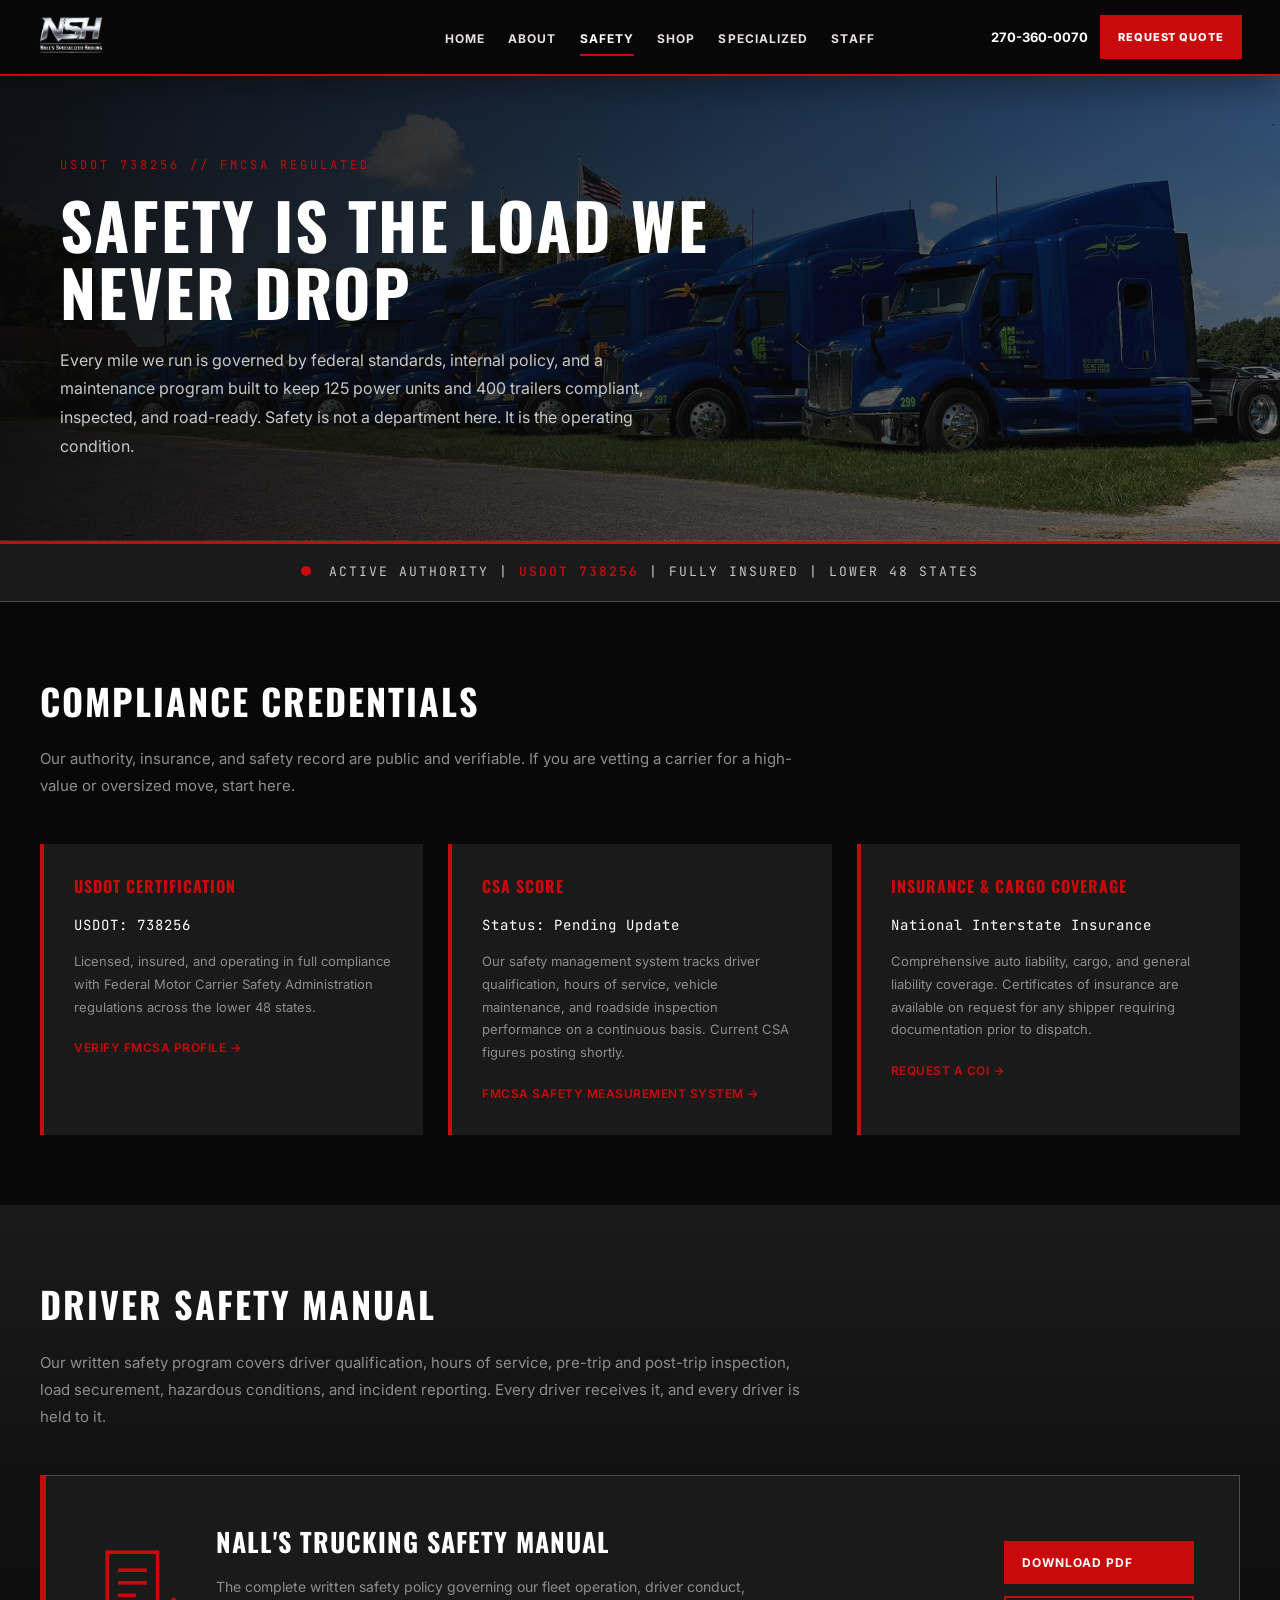
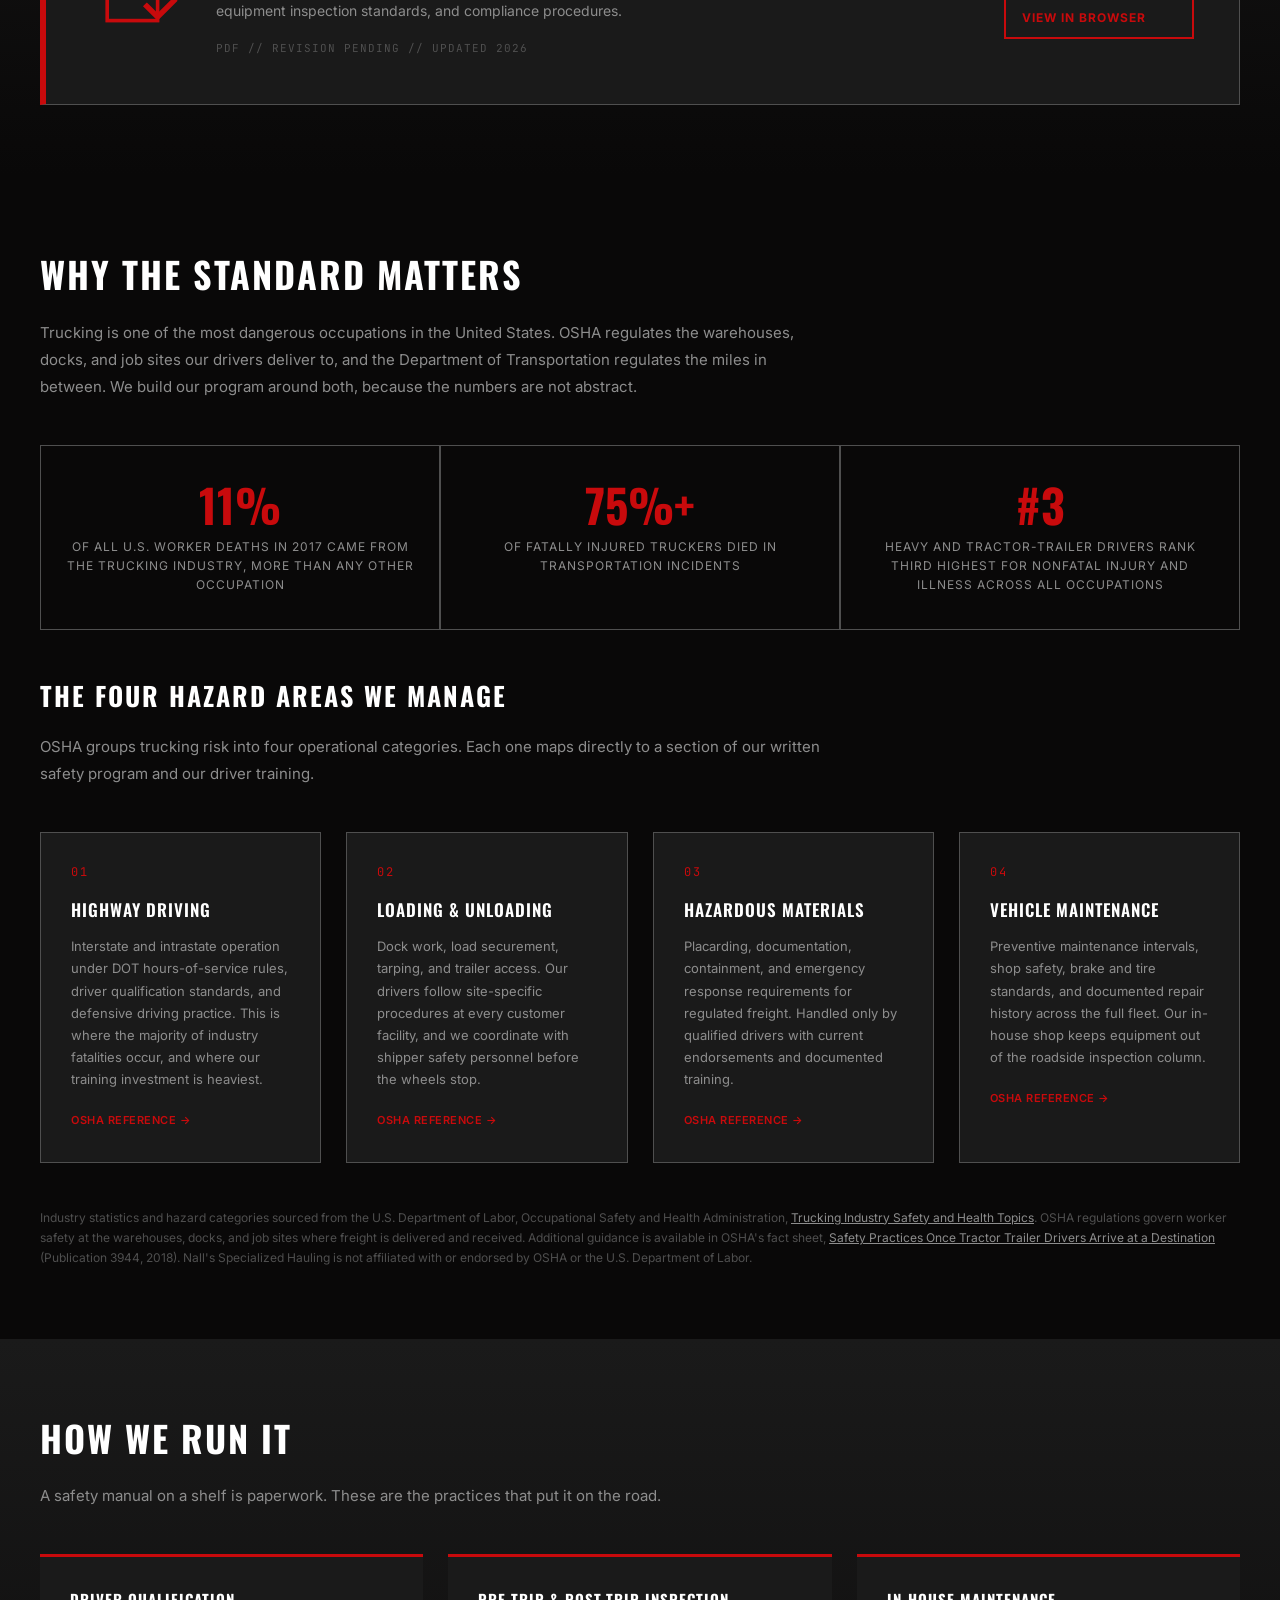
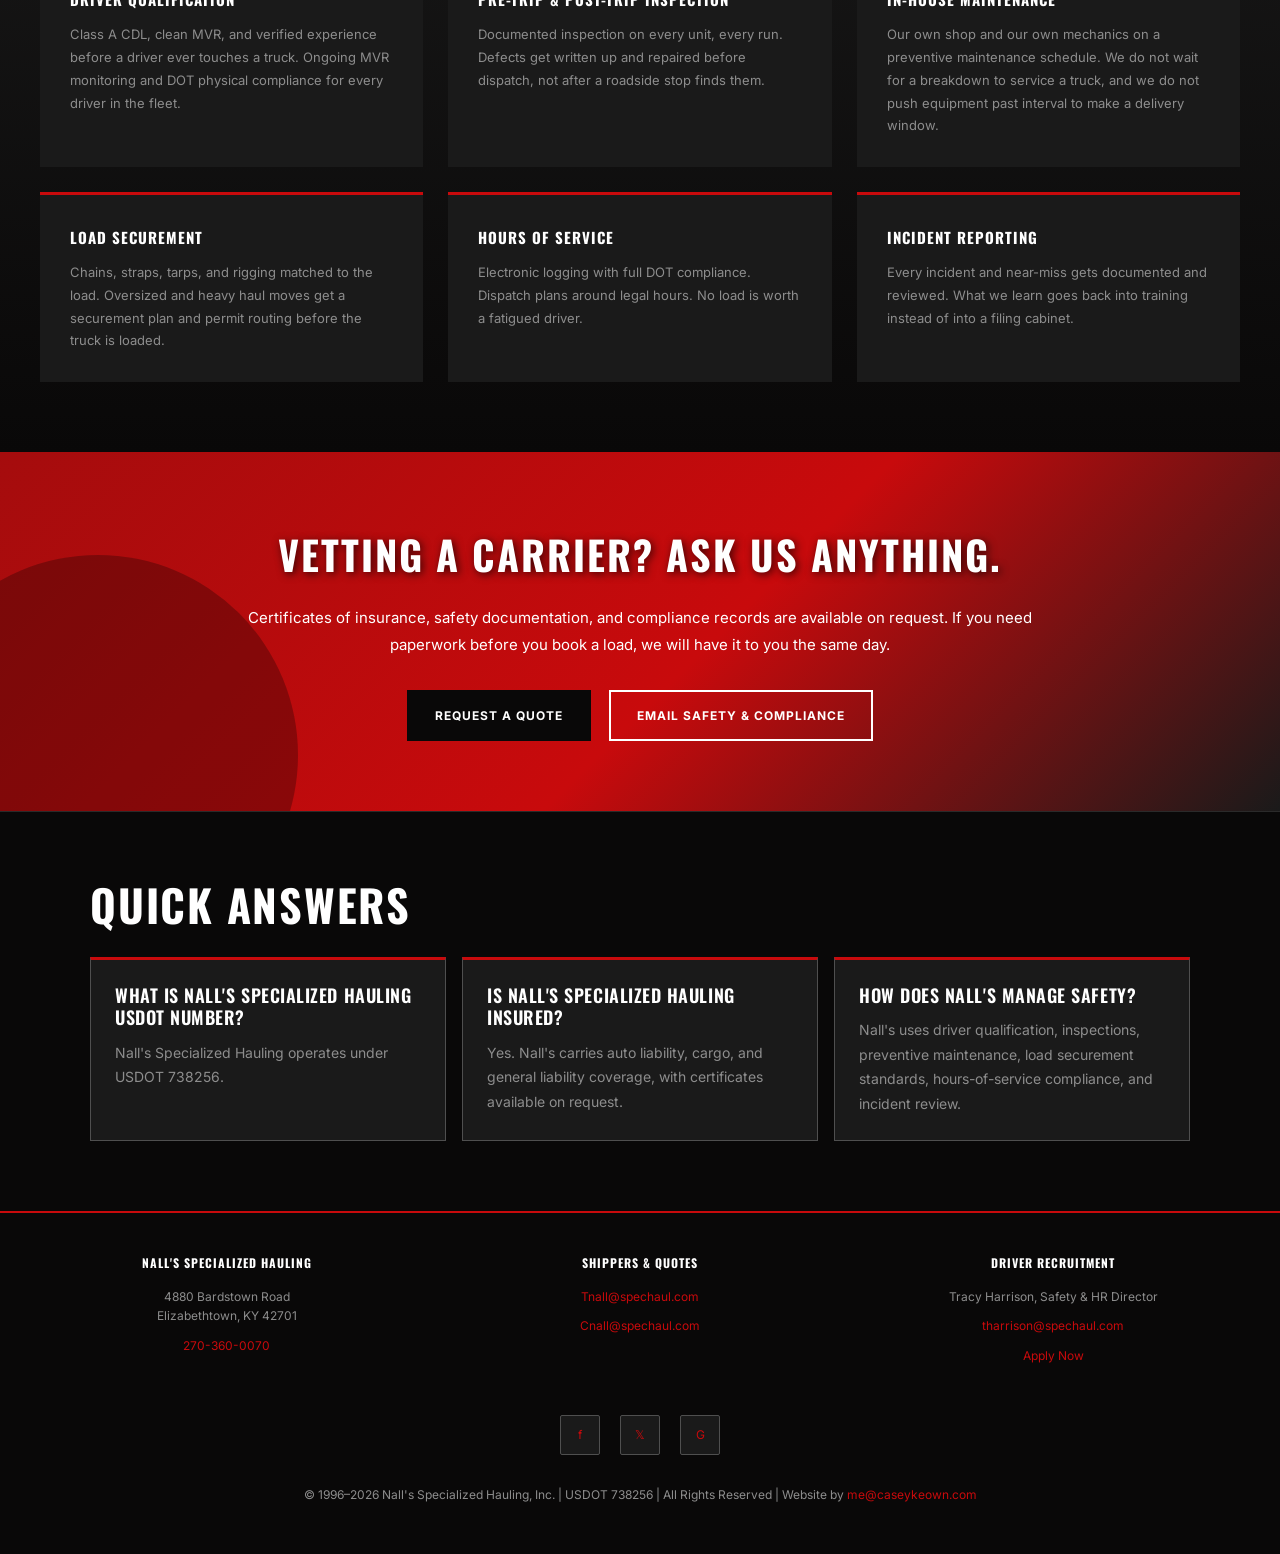
<file: Safety/index.html>
<!DOCTYPE html>
<html lang="en">
<head>
    <meta charset="UTF-8">
    <meta name="viewport" content="width=device-width, initial-scale=1.0">
    <link rel="icon" type="image/png" href="../favicon-96x96.png" sizes="96x96" />
    <link rel="icon" type="image/svg+xml" href="../favicon.svg" />
    <link rel="shortcut icon" href="../favicon.ico" />
    <link rel="apple-touch-icon" sizes="180x180" href="../apple-touch-icon.png" />
    <meta name="apple-mobile-web-app-title" content="Nall's Haul" />
    <link rel="manifest" href="../site.webmanifest" />
    <title>Safety & Compliance | USDOT 738256 | Nall's Specialized Hauling</title>
    <meta name="description" content="Review Nall's Specialized Hauling safety and compliance program, USDOT 738256 authority, insurance information, driver safety standards, and fleet maintenance practices.">
    <meta name="robots" content="index, follow">
    <link rel="canonical" href="https://www.nallsspecializedhauling.com/Safety/">
    <meta property="og:type" content="website">
    <meta property="og:site_name" content="Nall's Specialized Hauling">
    <meta property="og:title" content="Safety & Compliance | USDOT 738256 | Nall's Specialized Hauling">
    <meta property="og:description" content="Review Nall's Specialized Hauling safety and compliance program, USDOT 738256 authority, insurance information, driver safety standards, and fleet maintenance practices.">
    <meta property="og:url" content="https://www.nallsspecializedhauling.com/Safety/">
    <meta property="og:image" content="https://www.nallsspecializedhauling.com/Safety/assets/images/truck-fleet.jpg">
    <meta name="twitter:card" content="summary_large_image">
    <meta name="twitter:title" content="Safety & Compliance | USDOT 738256 | Nall's Specialized Hauling">
    <meta name="twitter:description" content="Review Nall's Specialized Hauling safety and compliance program, USDOT 738256 authority, insurance information, driver safety standards, and fleet maintenance practices.">
    <meta name="twitter:image" content="https://www.nallsspecializedhauling.com/Safety/assets/images/truck-fleet.jpg">
    <script type="application/ld+json">
[
        {
                "@context": "https://schema.org",
                "@type": [
                        "Organization",
                        "LocalBusiness"
                ],
                "@id": "https://www.nallsspecializedhauling.com/#organization",
                "name": "Nall's Specialized Hauling",
                "url": "https://www.nallsspecializedhauling.com",
                "logo": "https://www.nallsspecializedhauling.com/assets/images/transparent-logo.png",
                "foundingDate": "1996-06-05",
                "telephone": "+1-270-360-0070",
                "email": "Tnall@spechaul.com",
                "address": {
                        "@type": "PostalAddress",
                        "streetAddress": "4880 Bardstown Road",
                        "addressLocality": "Elizabethtown",
                        "addressRegion": "KY",
                        "postalCode": "42701",
                        "addressCountry": "US"
                },
                "areaServed": "United States",
                "sameAs": [
                        "https://www.facebook.com/nallsspecializedhauling/",
                        "https://x.com/nallstrucking"
                ]
        },
        {
                "@context": "https://schema.org",
                "@type": "WebSite",
                "@id": "https://www.nallsspecializedhauling.com/#website",
                "url": "https://www.nallsspecializedhauling.com",
                "name": "Nall's Specialized Hauling",
                "publisher": {
                        "@id": "https://www.nallsspecializedhauling.com/#organization"
                }
        },
        {
                "@context": "https://schema.org",
                "@type": "WebPage",
                "@id": "https://www.nallsspecializedhauling.com/Safety/#webpage",
                "url": "https://www.nallsspecializedhauling.com/Safety/",
                "name": "Safety & Compliance | USDOT 738256 | Nall's Specialized Hauling",
                "description": "Review Nall's Specialized Hauling safety and compliance program, USDOT 738256 authority, insurance information, driver safety standards, and fleet maintenance practices.",
                "isPartOf": {
                        "@id": "https://www.nallsspecializedhauling.com/#website"
                },
                "about": {
                        "@id": "https://www.nallsspecializedhauling.com/#organization"
                }
        },
        {
                "@context": "https://schema.org",
                "@type": "FAQPage",
                "@id": "https://www.nallsspecializedhauling.com/Safety/#faq",
                "mainEntity": [
                        {
                                "@type": "Question",
                                "name": "What is Nall's Specialized Hauling USDOT number?",
                                "acceptedAnswer": {
                                        "@type": "Answer",
                                        "text": "Nall's Specialized Hauling operates under USDOT 738256."
                                }
                        },
                        {
                                "@type": "Question",
                                "name": "Is Nall's Specialized Hauling insured?",
                                "acceptedAnswer": {
                                        "@type": "Answer",
                                        "text": "Yes. Nall's carries auto liability, cargo, and general liability coverage, with certificates available on request."
                                }
                        },
                        {
                                "@type": "Question",
                                "name": "How does Nall's manage safety?",
                                "acceptedAnswer": {
                                        "@type": "Answer",
                                        "text": "Nall's uses driver qualification, inspections, preventive maintenance, load securement standards, hours-of-service compliance, and incident review."
                                }
                        }
                ]
        },
        {
                "@context": "https://schema.org",
                "@type": "BreadcrumbList",
                "itemListElement": [
                        {
                                "@type": "ListItem",
                                "position": 1,
                                "name": "Home",
                                "item": "https://www.nallsspecializedhauling.com/Home/"
                        },
                        {
                                "@type": "ListItem",
                                "position": 2,
                                "name": "Safety",
                                "item": "https://www.nallsspecializedhauling.com/Safety/"
                        }
                ]
        }
]
    </script>
    <link href="https://fonts.googleapis.com/css2?family=Oswald:wght@400;600;700&family=Inter:wght@400;500;600;700&family=JetBrains+Mono:wght@500&display=swap" rel="stylesheet">
    <style>
        :root {
            --red: #C80A0C;
            --red-dark: #A50C0D;
            --black: #090808;
            --charcoal: #1A1A1A;
            --white: #FFFFFF;
            --off-white: #E6E0DF;
            --silver: #C7C7C7;
            --gray: #8D8D8D;
            --dark-gray: #4F4F4F;
        }

        * { margin: 0; padding: 0; box-sizing: border-box; }
        html { scroll-behavior: smooth; }

        body {
            font-family: 'Inter', sans-serif;
            background: var(--black);
            color: var(--off-white);
            line-height: 1.6;
        }

        @media (prefers-reduced-motion: reduce) {
            html { scroll-behavior: auto; }
            * {
                animation-duration: 0.01ms !important;
                animation-iteration-count: 1 !important;
                transition-duration: 0.01ms !important;
            }
        }

        a:focus-visible,
        button:focus-visible {
            outline: 3px solid var(--red);
            outline-offset: 3px;
        }

        .skip-link {
            position: absolute;
            left: -9999px;
            top: 0;
            background: var(--red);
            color: var(--white);
            padding: 12px 20px;
            z-index: 2000;
            font-weight: 700;
            text-transform: uppercase;
            font-size: 12px;
            letter-spacing: 1px;
            text-decoration: none;
        }

        .skip-link:focus {
            left: 0;
        }

        /* STICKY HEADER */
        header {
            position: fixed;
            top: 0;
            left: 0;
            right: 0;
            background: var(--charcoal);
            border-bottom: 3px solid var(--red);
            z-index: 1000;
            padding: 12px 20px;
            display: flex;
            align-items: center;
            justify-content: space-between;
            gap: 20px;
            flex-wrap: wrap;
        }

        header .logo {
            display: flex;
            align-items: center;
            text-decoration: none;
            flex-shrink: 0;
        }

        header .logo img {
            height: 40px;
            width: auto;
            display: block;
        }

        @media (max-width: 768px) {
            header .logo img { height: 34px; }
        }

        header nav {
            display: flex;
            gap: 30px;
            align-items: center;
            flex: 1;
            margin-left: 40px;
        }

        header nav a {
            color: var(--off-white);
            text-decoration: none;
            font-size: 13px;
            font-weight: 500;
            text-transform: uppercase;
            letter-spacing: 0.5px;
            transition: color 0.3s;
        }

        header nav a:hover { color: var(--red); }

        .header-right {
            display: flex;
            gap: 20px;
            align-items: center;
            margin-left: auto;
        }

        .tel-link {
            color: var(--red);
            text-decoration: none;
            font-weight: 600;
            font-size: 13px;
        }

        .cta-btn {
            background: var(--red);
            color: var(--white);
            padding: 10px 16px;
            text-decoration: none;
            font-size: 12px;
            font-weight: 700;
            text-transform: uppercase;
            border: 2px solid var(--red);
            cursor: pointer;
            transition: all 0.3s;
            letter-spacing: 1px;
            display: inline-block;
        }

        .cta-btn:hover {
            background: transparent;
            color: var(--red);
        }

        .cta-btn-outline {
            background: transparent;
            color: var(--red);
            border: 2px solid var(--red);
        }

        .cta-btn-outline:hover {
            background: var(--red);
            color: var(--white);
        }

        @media (max-width: 768px) {
            header { flex-direction: column; padding: 12px 15px; gap: 12px; }
            header nav { margin-left: 0; gap: 15px; width: 100%; flex-wrap: wrap; }
            header nav a { font-size: 11px; }
            .header-right { width: 100%; justify-content: space-between; margin-left: 0; }
            .cta-btn { padding: 8px 12px; font-size: 11px; }
        }

        /* STATIC IMAGE HERO (no video) */
        .page-hero {
            margin-top: var(--header-h, 64px);
            position: relative;
            min-height: 420px;
            display: flex;
            align-items: center;
            background-image:
                linear-gradient(90deg, rgba(9, 8, 8, 0.94) 0%, rgba(9, 8, 8, 0.72) 55%, rgba(9, 8, 8, 0.55) 100%),
                url('assets/images/truck-fleet.jpg');
            background-size: cover;
            background-position: center;
            background-repeat: no-repeat;
            border-bottom: 3px solid var(--red);
        }

        .page-hero-inner {
            max-width: 1200px;
            margin: 0 auto;
            padding: 80px 20px;
            width: 100%;
        }

        .eyebrow {
            font-family: 'JetBrains Mono', monospace;
            font-size: 12px;
            color: var(--red);
            text-transform: uppercase;
            letter-spacing: 3px;
            margin-bottom: 16px;
            display: block;
        }

        .page-hero h1 {
            font-family: 'Oswald', sans-serif;
            font-size: 64px;
            font-weight: 700;
            color: var(--white);
            text-transform: uppercase;
            letter-spacing: 2px;
            line-height: 1.05;
            margin-bottom: 20px;
            max-width: 700px;
        }

        .page-hero p {
            font-size: 16px;
            color: var(--silver);
            max-width: 620px;
            line-height: 1.8;
        }

        @media (max-width: 768px) {
            .page-hero { min-height: 320px; }
            .page-hero h1 { font-size: 40px; letter-spacing: 1px; }
            .page-hero-inner { padding: 50px 20px; }
        }

        /* COMPLIANCE STATUS BAR */
        .compliance-bar {
            background: var(--charcoal);
            padding: 18px 20px;
            text-align: center;
            font-family: 'JetBrains Mono', monospace;
            font-size: 13px;
            color: var(--silver);
            letter-spacing: 2px;
            border-bottom: 1px solid var(--dark-gray);
        }

        .compliance-bar strong { color: var(--red); font-weight: 600; }

        .dispatch-dot {
            display: inline-block;
            width: 10px;
            height: 10px;
            background: var(--red);
            border-radius: 50%;
            margin-right: 8px;
            animation: pulse 1.5s infinite;
        }

        @keyframes pulse {
            0%, 100% { opacity: 1; }
            50% { opacity: 0.4; }
        }

        /* SHARED SECTION FRAME */
        .section {
            padding: 70px 20px;
        }

        .section-inner {
            max-width: 1200px;
            margin: 0 auto;
        }

        .section-title {
            font-family: 'Oswald', sans-serif;
            font-size: 36px;
            font-weight: 700;
            text-transform: uppercase;
            color: var(--white);
            margin-bottom: 16px;
            letter-spacing: 2px;
        }

        .section-lede {
            font-size: 15px;
            color: var(--gray);
            max-width: 780px;
            line-height: 1.8;
            margin-bottom: 45px;
        }

        .bg-black { background: var(--black); }
        .bg-gradient { background: linear-gradient(180deg, var(--charcoal) 0%, var(--black) 100%); }

        /* CREDENTIALS GRID */
        .credentials-grid {
            display: grid;
            grid-template-columns: repeat(auto-fit, minmax(280px, 1fr));
            gap: 25px;
        }

        .credential-card {
            background: var(--charcoal);
            padding: 30px;
            border-left: 4px solid var(--red);
            transition: transform 0.3s, box-shadow 0.3s;
        }

        .credential-card:hover {
            transform: translateY(-4px);
            box-shadow: 0 15px 40px rgba(200, 10, 12, 0.18);
        }

        .credential-card h3 {
            font-family: 'Oswald', sans-serif;
            font-size: 16px;
            font-weight: 700;
            color: var(--red);
            text-transform: uppercase;
            margin-bottom: 14px;
            letter-spacing: 1px;
        }

        .credential-stat {
            font-family: 'JetBrains Mono', monospace;
            font-size: 14px;
            color: var(--white);
            letter-spacing: 1px;
            margin-bottom: 14px;
            display: block;
        }

        .credential-card p {
            font-size: 13px;
            color: var(--gray);
            line-height: 1.75;
            margin-bottom: 16px;
        }

        .credential-card a {
            color: var(--red);
            text-decoration: none;
            font-weight: 600;
            font-size: 12px;
            text-transform: uppercase;
            letter-spacing: 0.5px;
        }

        .credential-card a:hover { text-decoration: underline; }

        /* SAFETY MANUAL DOWNLOAD */
        .manual-block {
            background: var(--charcoal);
            border: 1px solid var(--dark-gray);
            border-left: 6px solid var(--red);
            padding: 45px;
            display: grid;
            grid-template-columns: 90px 1fr auto;
            gap: 35px;
            align-items: center;
        }

        .manual-icon {
            width: 90px;
            height: 90px;
            flex-shrink: 0;
        }

        .manual-copy h3 {
            font-family: 'Oswald', sans-serif;
            font-size: 26px;
            font-weight: 700;
            color: var(--white);
            text-transform: uppercase;
            letter-spacing: 1px;
            margin-bottom: 12px;
        }

        .manual-copy p {
            font-size: 14px;
            color: var(--gray);
            line-height: 1.75;
            max-width: 560px;
            margin-bottom: 10px;
        }

        .manual-meta {
            font-family: 'JetBrains Mono', monospace;
            font-size: 11px;
            color: var(--dark-gray);
            letter-spacing: 1px;
            text-transform: uppercase;
        }

        .manual-actions {
            display: flex;
            flex-direction: column;
            gap: 12px;
            min-width: 190px;
        }

        @media (max-width: 900px) {
            .manual-block {
                grid-template-columns: 1fr;
                gap: 24px;
                padding: 30px;
                text-align: center;
            }
            .manual-icon { margin: 0 auto; width: 70px; height: 70px; }
            .manual-copy p { margin-left: auto; margin-right: auto; }
            .manual-actions { min-width: 0; }
        }

        /* OSHA HAZARD GRID */
        .hazard-grid {
            display: grid;
            grid-template-columns: repeat(auto-fit, minmax(260px, 1fr));
            gap: 25px;
            margin-bottom: 45px;
        }

        .hazard-card {
            background: var(--charcoal);
            border: 1px solid var(--dark-gray);
            padding: 30px;
            transition: all 0.3s;
            position: relative;
        }

        .hazard-card:hover {
            border-color: var(--red);
            transform: translateY(-5px);
            box-shadow: 0 15px 40px rgba(200, 10, 12, 0.2);
        }

        .hazard-index {
            font-family: 'JetBrains Mono', monospace;
            font-size: 12px;
            color: var(--red);
            letter-spacing: 2px;
            display: block;
            margin-bottom: 14px;
        }

        .hazard-card h3 {
            font-family: 'Oswald', sans-serif;
            font-size: 17px;
            font-weight: 600;
            color: var(--white);
            text-transform: uppercase;
            letter-spacing: 1px;
            margin-bottom: 12px;
        }

        .hazard-card p {
            font-size: 13px;
            color: var(--gray);
            line-height: 1.7;
            margin-bottom: 16px;
        }

        .hazard-card a {
            color: var(--red);
            text-decoration: none;
            font-weight: 600;
            font-size: 11px;
            text-transform: uppercase;
            letter-spacing: 0.5px;
        }

        .hazard-card a:hover { text-decoration: underline; }

        /* OSHA STAT STRIP */
        .stat-strip {
            display: grid;
            grid-template-columns: repeat(auto-fit, minmax(220px, 1fr));
            gap: 2px;
            background: var(--dark-gray);
            border: 1px solid var(--dark-gray);
            margin-bottom: 45px;
        }

        .stat-cell {
            background: var(--black);
            padding: 35px 25px;
            text-align: center;
        }

        .stat-figure {
            font-family: 'Oswald', sans-serif;
            font-size: 46px;
            font-weight: 700;
            color: var(--red);
            line-height: 1;
            margin-bottom: 10px;
        }

        .stat-caption {
            font-size: 12px;
            color: var(--gray);
            line-height: 1.6;
            text-transform: uppercase;
            letter-spacing: 1px;
        }

        .source-note {
            font-size: 12px;
            color: var(--dark-gray);
            line-height: 1.7;
        }

        .source-note a {
            color: var(--gray);
            text-decoration: underline;
        }

        .source-note a:hover { color: var(--red); }

        /* COMMITMENT LIST */
        .commitment-grid {
            display: grid;
            grid-template-columns: repeat(auto-fit, minmax(300px, 1fr));
            gap: 25px;
        }

        .commitment-item {
            background: var(--charcoal);
            padding: 30px;
            border-top: 3px solid var(--red);
        }

        .commitment-item h3 {
            font-family: 'Oswald', sans-serif;
            font-size: 15px;
            font-weight: 700;
            color: var(--white);
            text-transform: uppercase;
            letter-spacing: 1px;
            margin-bottom: 12px;
        }

        .commitment-item p {
            font-size: 13px;
            color: var(--gray);
            line-height: 1.75;
        }

        /* CTA BAND */
        .cta-band {
            background: linear-gradient(135deg, var(--red-dark) 0%, var(--red) 55%, var(--charcoal) 100%);
            padding: 70px 20px;
            text-align: center;
            position: relative;
            overflow: hidden;
        }

        .cta-band::after {
            content: '';
            position: absolute;
            bottom: -40%;
            left: -8%;
            width: 400px;
            height: 400px;
            background: rgba(0, 0, 0, 0.28);
            border-radius: 50%;
            z-index: 1;
        }

        .cta-band-inner {
            position: relative;
            z-index: 2;
            max-width: 800px;
            margin: 0 auto;
        }

        .cta-band h2 {
            font-family: 'Oswald', sans-serif;
            font-size: 40px;
            font-weight: 700;
            color: var(--white);
            text-transform: uppercase;
            letter-spacing: 2px;
            margin-bottom: 18px;
            text-shadow: 2px 2px 8px rgba(0, 0, 0, 0.7);
        }

        .cta-band p {
            font-size: 15px;
            color: var(--white);
            margin-bottom: 32px;
            line-height: 1.8;
        }

        .cta-band-actions {
            display: flex;
            gap: 18px;
            justify-content: center;
            flex-wrap: wrap;
        }

        .cta-band .cta-btn {
            background: var(--black);
            border-color: var(--black);
            padding: 14px 26px;
        }

        .cta-band .cta-btn:hover {
            background: transparent;
            color: var(--white);
            border-color: var(--white);
        }

        .cta-band .cta-btn-outline {
            background: transparent;
            color: var(--white);
            border-color: var(--white);
        }

        .cta-band .cta-btn-outline:hover {
            background: var(--white);
            color: var(--red);
        }

        @media (max-width: 768px) {
            .cta-band h2 { font-size: 28px; }
            .section-title { font-size: 28px; }
        }

        /* FOOTER */
        footer {
            background: var(--black);
            border-top: 2px solid var(--red);
            padding: 40px 20px;
            text-align: center;
            font-size: 12px;
            color: var(--gray);
        }

        footer h4 {
            font-family: 'Oswald', sans-serif;
            color: var(--white);
            text-transform: uppercase;
            margin-bottom: 15px;
            letter-spacing: 1px;
        }

        footer p { margin-bottom: 10px; }
        footer a { color: var(--red); text-decoration: none; }
        footer a:hover { text-decoration: underline; }

        .footer-grid {
            max-width: 1200px;
            margin: 0 auto 40px;
            display: grid;
            grid-template-columns: repeat(auto-fit, minmax(250px, 1fr));
            gap: 40px;
        }

        .socials {
            display: flex;
            gap: 20px;
            justify-content: center;
            margin-top: 20px;
        }

        .social-link {
            width: 40px;
            height: 40px;
            background: var(--charcoal);
            border: 1px solid var(--dark-gray);
            display: flex;
            align-items: center;
            justify-content: center;
            text-decoration: none;
            color: var(--red);
            transition: all 0.3s;
            border-radius: 2px;
        }

        .social-link:hover {
            background: var(--red);
            color: var(--white);
            border-color: var(--red);
        }

    </style>
    <link rel="stylesheet" href="../assets/site-nav.css">
</head>
<body>
    <a href="#main-content" class="skip-link">Skip to main content</a>

    <!-- STICKY HEADER -->
        <header class="site-header">
        <a href="../Home/" class="site-brand" aria-label="Nall's Specialized Hauling home">
            <img src="../assets/images/transparent-logo.png" alt="Nall's Specialized Hauling">
        </a>
        <nav class="site-primary-nav" aria-label="Primary">
            <a href="../Home/">Home</a>
            <a href="../About/">About</a>
            <a href="./" aria-current="page">Safety</a>
            <a href="../Shop/">Shop</a>
            <a href="../Specialized/">Specialized</a>
            <a href="../Staff/">Staff</a>
        </nav>
        <div class="site-header-actions">
            <a href="tel:2703600070" class="site-phone">270-360-0070</a>
            <a href="../Home/#quote" class="site-quote">Request Quote</a>
            <button class="site-menu-toggle" type="button" aria-expanded="false" aria-controls="site-mobile-menu" aria-label="Open navigation menu">
                <span aria-hidden="true"></span>
                <span aria-hidden="true"></span>
                <span aria-hidden="true"></span>
            </button>
        </div>
    </header>

    <div class="site-drawer" id="site-mobile-menu" aria-hidden="true">
        <nav class="site-mobile-nav" aria-label="Mobile">
            <a href="../Home/">Home</a>
            <a href="../About/">About</a>
            <a href="./" aria-current="page">Safety</a>
            <a href="../Shop/">Shop</a>
            <a href="../Specialized/">Specialized</a>
            <a href="../Staff/">Staff</a>
        </nav>
        <div class="site-drawer-actions">
            <a href="../Home/#quote" class="site-quote">Request Quote</a>
            <a href="https://intelliapp.driverapponline.com/m/spechaul" class="site-apply" target="_blank" rel="noopener noreferrer">Apply Now</a>
            <a href="tel:2703600070" class="site-phone">270-360-0070</a>
        </div>
    </div>

    <main id="main-content">

        <!-- STATIC IMAGE HERO -->
        <section class="page-hero">
            <div class="page-hero-inner">
                <span class="eyebrow">USDOT 738256 // FMCSA Regulated</span>
                <h1>Safety is the load we never drop</h1>
                <p>Every mile we run is governed by federal standards, internal policy, and a maintenance program built to keep 125 power units and 400 trailers compliant, inspected, and road-ready. Safety is not a department here. It is the operating condition.</p>
            </div>
        </section>

        <!-- COMPLIANCE STATUS BAR -->
        <div class="compliance-bar">
            <span class="dispatch-dot" aria-hidden="true"></span>
            ACTIVE AUTHORITY | <strong>USDOT 738256</strong> | FULLY INSURED | LOWER 48 STATES
        </div>

        <!-- CREDENTIALS -->
        <section class="section bg-black" id="credentials">
            <div class="section-inner">
                <h2 class="section-title">Compliance Credentials</h2>
                <p class="section-lede">Our authority, insurance, and safety record are public and verifiable. If you are vetting a carrier for a high-value or oversized move, start here.</p>

                <div class="credentials-grid">
                    <div class="credential-card">
                        <h3>USDOT Certification</h3>
                        <span class="credential-stat">USDOT: 738256</span>
                        <p>Licensed, insured, and operating in full compliance with Federal Motor Carrier Safety Administration regulations across the lower 48 states.</p>
                        <a href="https://safer.fmcsa.dot.gov/query.asp?searchtype=ANY&amp;query_type=queryCarrierSnapshot&amp;query_param=USDOT&amp;query_string=738256" target="_blank" rel="noopener">Verify FMCSA Profile &rarr;</a>
                    </div>

                    <div class="credential-card">
                        <h3>CSA Score</h3>
                        <!-- PLACEHOLDER: replace with current CSA figures once Tyler provides -->
                        <span class="credential-stat">Status: Pending Update</span>
                        <p>Our safety management system tracks driver qualification, hours of service, vehicle maintenance, and roadside inspection performance on a continuous basis. Current CSA figures posting shortly.</p>
                        <a href="https://ai.fmcsa.dot.gov/SMS/" target="_blank" rel="noopener">FMCSA Safety Measurement System &rarr;</a>
                    </div>

                    <div class="credential-card">
                        <h3>Insurance &amp; Cargo Coverage</h3>
                        <span class="credential-stat">National Interstate Insurance</span>
                        <p>Comprehensive auto liability, cargo, and general liability coverage. Certificates of insurance are available on request for any shipper requiring documentation prior to dispatch.</p>
                        <a href="mailto:tharrison@spechaul.com?subject=Certificate%20of%20Insurance%20Request">Request a COI &rarr;</a>
                    </div>
                </div>
            </div>
        </section>

        <!-- SAFETY MANUAL DOWNLOAD -->
        <section class="section bg-gradient" id="manual">
            <div class="section-inner">
                <h2 class="section-title">Driver Safety Manual</h2>
                <p class="section-lede">Our written safety program covers driver qualification, hours of service, pre-trip and post-trip inspection, load securement, hazardous conditions, and incident reporting. Every driver receives it, and every driver is held to it.</p>

                <div class="manual-block">
                    <svg class="manual-icon" viewBox="0 0 100 100" xmlns="http://www.w3.org/2000/svg" role="img" aria-label="PDF document">
                        <rect x="18" y="8" width="56" height="76" fill="none" stroke="#C80A0C" stroke-width="4"/>
                        <line x1="30" y1="28" x2="62" y2="28" stroke="#C80A0C" stroke-width="4"/>
                        <line x1="30" y1="42" x2="62" y2="42" stroke="#C80A0C" stroke-width="4"/>
                        <line x1="30" y1="56" x2="50" y2="56" stroke="#C80A0C" stroke-width="4"/>
                        <path d="M62 68 L74 80 L92 62" fill="none" stroke="#C80A0C" stroke-width="6" stroke-linecap="square"/>
                    </svg>

                    <div class="manual-copy">
                        <h3>Nall's Trucking Safety Manual</h3>
                        <p>The complete written safety policy governing our fleet operation, driver conduct, equipment inspection standards, and compliance procedures.</p>
                        <!-- PLACEHOLDER: update revision date and file size when Tyler delivers the updated manual -->
                        <span class="manual-meta">PDF // Revision Pending // Updated 2026</span>
                    </div>

                    <div class="manual-actions">
                        <a href="assets/documents/NallsTruckingSafetyManual.pdf" class="cta-btn" download>Download PDF</a>
                        <a href="assets/documents/NallsTruckingSafetyManual.pdf" class="cta-btn cta-btn-outline" target="_blank" rel="noopener">View in Browser</a>
                    </div>
                </div>
            </div>
        </section>

        <!-- OSHA INDUSTRY CONTEXT -->
        <section class="section bg-black" id="osha">
            <div class="section-inner">
                <h2 class="section-title">Why the Standard Matters</h2>
                <p class="section-lede">Trucking is one of the most dangerous occupations in the United States. OSHA regulates the warehouses, docks, and job sites our drivers deliver to, and the Department of Transportation regulates the miles in between. We build our program around both, because the numbers are not abstract.</p>

                <div class="stat-strip">
                    <div class="stat-cell">
                        <div class="stat-figure">11%</div>
                        <p class="stat-caption">Of all U.S. worker deaths in 2017 came from the trucking industry, more than any other occupation</p>
                    </div>
                    <div class="stat-cell">
                        <div class="stat-figure">75%+</div>
                        <p class="stat-caption">Of fatally injured truckers died in transportation incidents</p>
                    </div>
                    <div class="stat-cell">
                        <div class="stat-figure">#3</div>
                        <p class="stat-caption">Heavy and tractor-trailer drivers rank third highest for nonfatal injury and illness across all occupations</p>
                    </div>
                </div>

                <h2 class="section-title" style="font-size: 26px;">The Four Hazard Areas We Manage</h2>
                <p class="section-lede">OSHA groups trucking risk into four operational categories. Each one maps directly to a section of our written safety program and our driver training.</p>

                <div class="hazard-grid">
                    <div class="hazard-card">
                        <span class="hazard-index">01</span>
                        <h3>Highway Driving</h3>
                        <p>Interstate and intrastate operation under DOT hours-of-service rules, driver qualification standards, and defensive driving practice. This is where the majority of industry fatalities occur, and where our training investment is heaviest.</p>
                        <a href="https://www.osha.gov/trucking-industry/highway-driving" target="_blank" rel="noopener">OSHA Reference &rarr;</a>
                    </div>

                    <div class="hazard-card">
                        <span class="hazard-index">02</span>
                        <h3>Loading &amp; Unloading</h3>
                        <p>Dock work, load securement, tarping, and trailer access. Our drivers follow site-specific procedures at every customer facility, and we coordinate with shipper safety personnel before the wheels stop.</p>
                        <a href="https://www.osha.gov/trucking-industry/loading-unloading" target="_blank" rel="noopener">OSHA Reference &rarr;</a>
                    </div>

                    <div class="hazard-card">
                        <span class="hazard-index">03</span>
                        <h3>Hazardous Materials</h3>
                        <p>Placarding, documentation, containment, and emergency response requirements for regulated freight. Handled only by qualified drivers with current endorsements and documented training.</p>
                        <a href="https://www.osha.gov/trucking-industry/transporting-hazardous-materials" target="_blank" rel="noopener">OSHA Reference &rarr;</a>
                    </div>

                    <div class="hazard-card">
                        <span class="hazard-index">04</span>
                        <h3>Vehicle Maintenance</h3>
                        <p>Preventive maintenance intervals, shop safety, brake and tire standards, and documented repair history across the full fleet. Our in-house shop keeps equipment out of the roadside inspection column.</p>
                        <a href="https://www.osha.gov/trucking-industry/vehicle-maintenance" target="_blank" rel="noopener">OSHA Reference &rarr;</a>
                    </div>
                </div>

                <p class="source-note">
                    Industry statistics and hazard categories sourced from the U.S. Department of Labor, Occupational Safety and Health Administration,
                    <a href="https://www.osha.gov/trucking-industry" target="_blank" rel="noopener">Trucking Industry Safety and Health Topics</a>.
                    OSHA regulations govern worker safety at the warehouses, docks, and job sites where freight is delivered and received. Additional guidance is available in OSHA's fact sheet,
                    <a href="https://www.osha.gov/sites/default/files/publications/OSHA3944.pdf" target="_blank" rel="noopener">Safety Practices Once Tractor Trailer Drivers Arrive at a Destination</a> (Publication 3944, 2018).
                    Nall's Specialized Hauling is not affiliated with or endorsed by OSHA or the U.S. Department of Labor.
                </p>
            </div>
        </section>

        <!-- OUR COMMITMENT -->
        <section class="section bg-gradient" id="commitment">
            <div class="section-inner">
                <h2 class="section-title">How We Run It</h2>
                <p class="section-lede">A safety manual on a shelf is paperwork. These are the practices that put it on the road.</p>

                <div class="commitment-grid">
                    <div class="commitment-item">
                        <h3>Driver Qualification</h3>
                        <p>Class A CDL, clean MVR, and verified experience before a driver ever touches a truck. Ongoing MVR monitoring and DOT physical compliance for every driver in the fleet.</p>
                    </div>
                    <div class="commitment-item">
                        <h3>Pre-Trip &amp; Post-Trip Inspection</h3>
                        <p>Documented inspection on every unit, every run. Defects get written up and repaired before dispatch, not after a roadside stop finds them.</p>
                    </div>
                    <div class="commitment-item">
                        <h3>In-House Maintenance</h3>
                        <p>Our own shop and our own mechanics on a preventive maintenance schedule. We do not wait for a breakdown to service a truck, and we do not push equipment past interval to make a delivery window.</p>
                    </div>
                    <div class="commitment-item">
                        <h3>Load Securement</h3>
                        <p>Chains, straps, tarps, and rigging matched to the load. Oversized and heavy haul moves get a securement plan and permit routing before the truck is loaded.</p>
                    </div>
                    <div class="commitment-item">
                        <h3>Hours of Service</h3>
                        <p>Electronic logging with full DOT compliance. Dispatch plans around legal hours. No load is worth a fatigued driver.</p>
                    </div>
                    <div class="commitment-item">
                        <h3>Incident Reporting</h3>
                        <p>Every incident and near-miss gets documented and reviewed. What we learn goes back into training instead of into a filing cabinet.</p>
                    </div>
                </div>
            </div>
        </section>

        <!-- CTA BAND -->
        <section class="cta-band" id="contact">
            <div class="cta-band-inner">
                <h2>Vetting a carrier? Ask us anything.</h2>
                <p>Certificates of insurance, safety documentation, and compliance records are available on request. If you need paperwork before you book a load, we will have it to you the same day.</p>
                <div class="cta-band-actions">
                    <a href="../Home/#quote" class="cta-btn">Request a Quote</a>
                    <a href="mailto:tharrison@spechaul.com?subject=Safety%20%26%20Compliance%20Inquiry" class="cta-btn cta-btn-outline">Email Safety &amp; Compliance</a>
                </div>
            </div>
        </section>
        <section class="seo-faq" aria-labelledby="quick-answers-heading">
            <div class="seo-faq-inner">
                <h2 id="quick-answers-heading">Quick Answers</h2>
                <div class="seo-faq-grid">
                    <article>
                        <h3>What is Nall's Specialized Hauling USDOT number?</h3>
                        <p>Nall's Specialized Hauling operates under USDOT 738256.</p>
                    </article>
                    <article>
                        <h3>Is Nall's Specialized Hauling insured?</h3>
                        <p>Yes. Nall's carries auto liability, cargo, and general liability coverage, with certificates available on request.</p>
                    </article>
                    <article>
                        <h3>How does Nall's manage safety?</h3>
                        <p>Nall's uses driver qualification, inspections, preventive maintenance, load securement standards, hours-of-service compliance, and incident review.</p>
                    </article>
                </div>
            </div>
        </section>
    </main>

    <!-- FOOTER -->
    <footer>
        <div class="footer-grid">
            <div>
                <h4>Nall's Specialized Hauling</h4>
                <p>4880 Bardstown Road<br>Elizabethtown, KY 42701</p>
                <p><a href="tel:2703600070">270-360-0070</a></p>
            </div>
            <div>
                <h4>Shippers &amp; Quotes</h4>
                <p><a href="mailto:Tnall@spechaul.com">Tnall@spechaul.com</a></p>
                <p><a href="mailto:Cnall@spechaul.com">Cnall@spechaul.com</a></p>
            </div>
            <div>
                <h4>Driver Recruitment</h4>
                <p>Tracy Harrison, Safety &amp; HR Director</p>
                <p><a href="mailto:tharrison@spechaul.com">tharrison@spechaul.com</a></p>
                <p><a href="https://intelliapp.driverapponline.com/m/spechaul" target="_blank" rel="noopener noreferrer">Apply Now</a></p>
            </div>
        </div>
        <div class="socials">
            <a href="https://www.facebook.com/nallsspecializedhauling/" target="_blank" rel="noopener" class="social-link" aria-label="Facebook">f</a>
            <a href="https://x.com/nallstrucking" target="_blank" rel="noopener" class="social-link" aria-label="X">&#120143;</a>
            <a href="https://share.google/Bbhe8llOSVt1dWU9E" target="_blank" rel="noopener" class="social-link" aria-label="Google">G</a>
        </div>
        <p style="margin-top: 30px; color: var(--gray);">&copy; 1996&ndash;2026 Nall's Specialized Hauling, Inc. | USDOT 738256 | All Rights Reserved | Website by <a href="mailto:me@caseykeown.com">me@caseykeown.com</a></p>
    </footer>

    <script>
        // Header wraps at narrow widths; measure it so hero offset never drifts.
        (function () {
            var header = document.querySelector('header');
            if (!header) return;
            function setHeaderHeight() {
                document.documentElement.style.setProperty('--header-h', header.offsetHeight + 'px');
            }
            setHeaderHeight();
            window.addEventListener('resize', setHeaderHeight);
            window.addEventListener('load', setHeaderHeight);
            if ('ResizeObserver' in window) new ResizeObserver(setHeaderHeight).observe(header);
        })();
    </script>
    <script src="../assets/site-nav.js" defer></script>
</body>
</html>
</file>
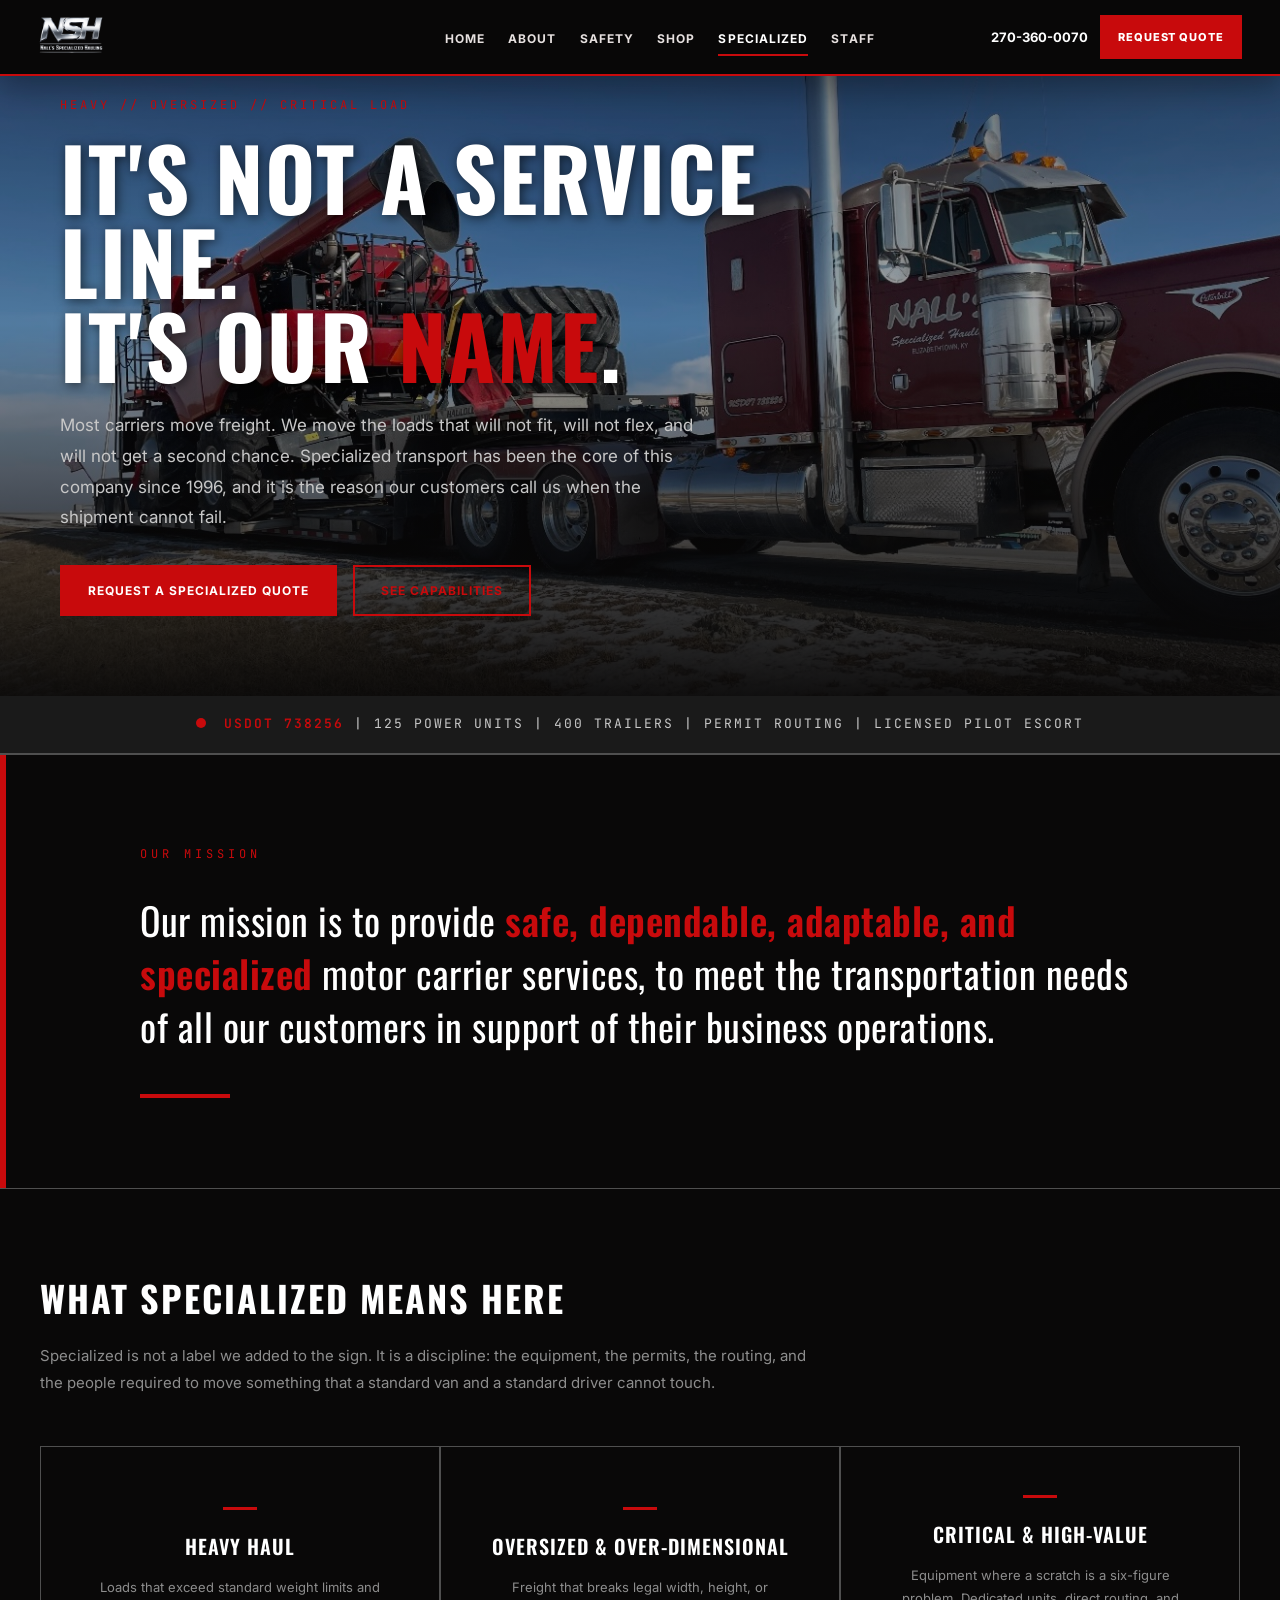
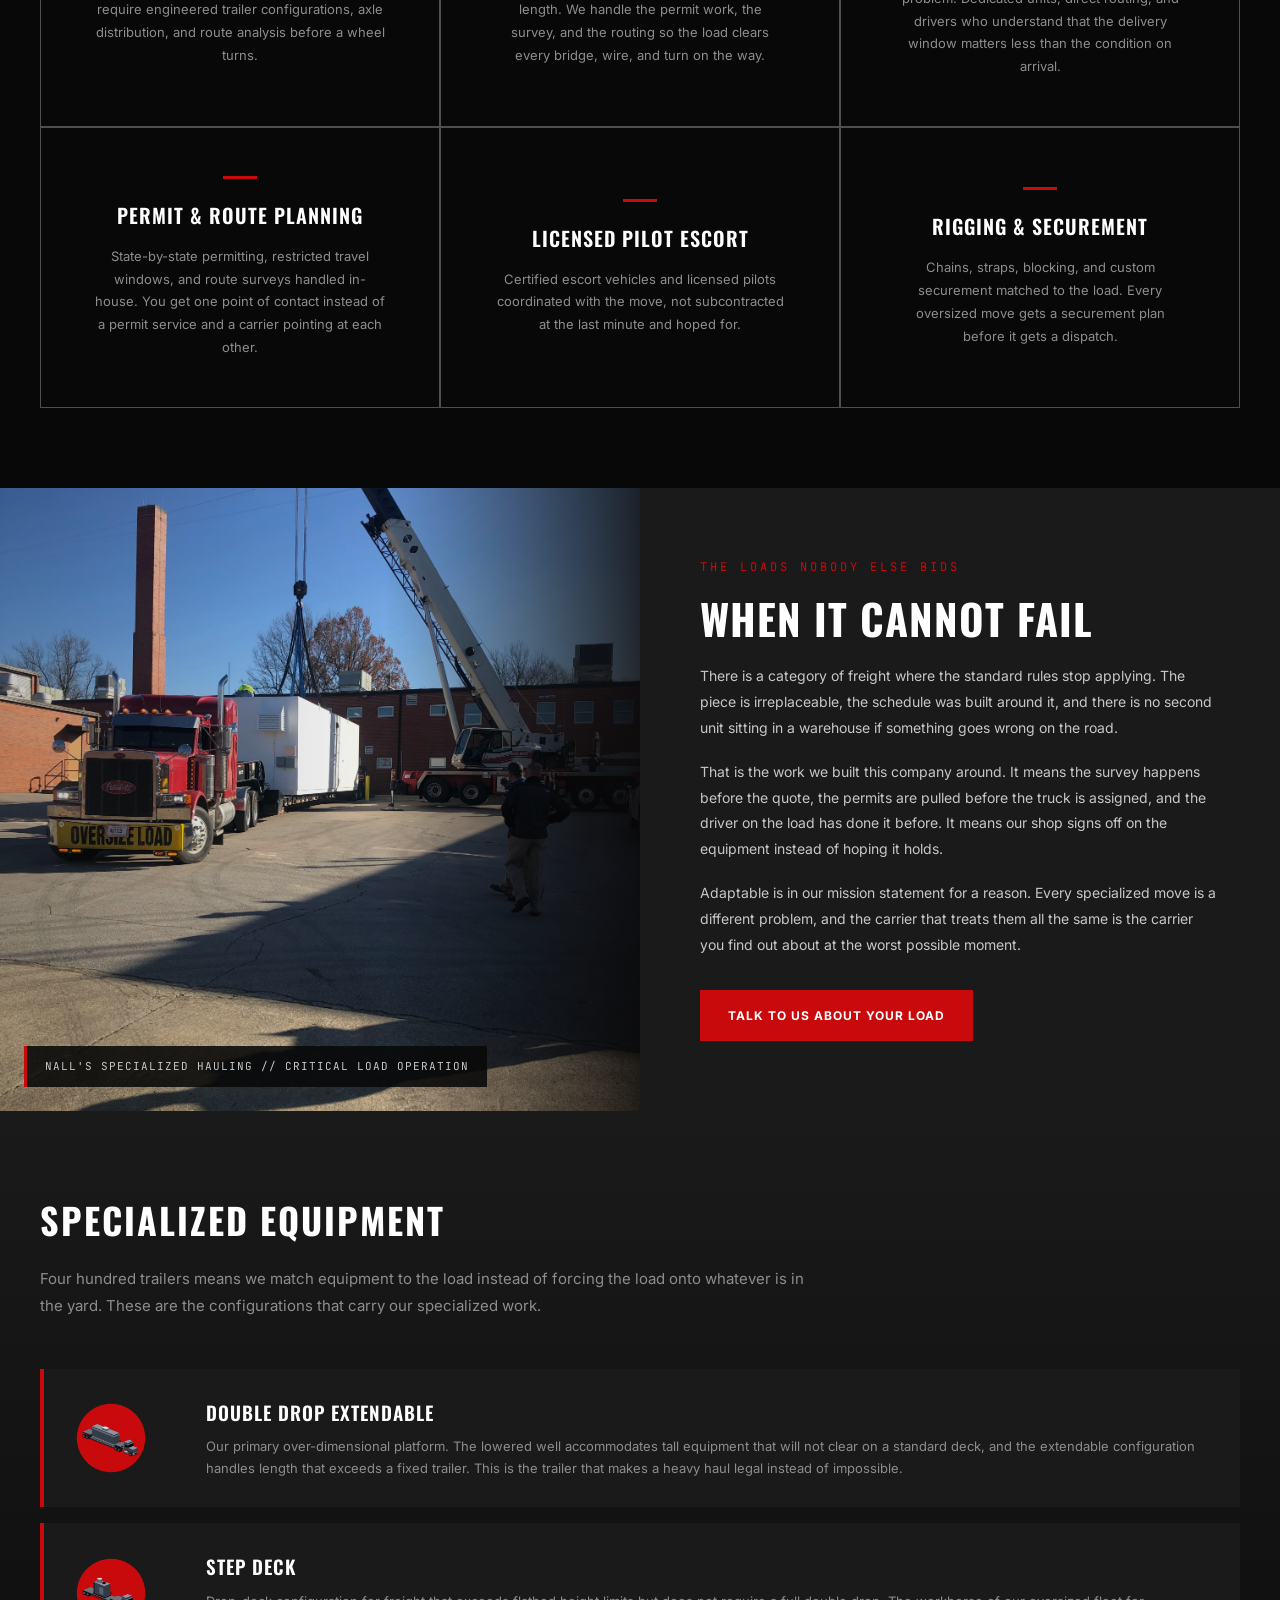
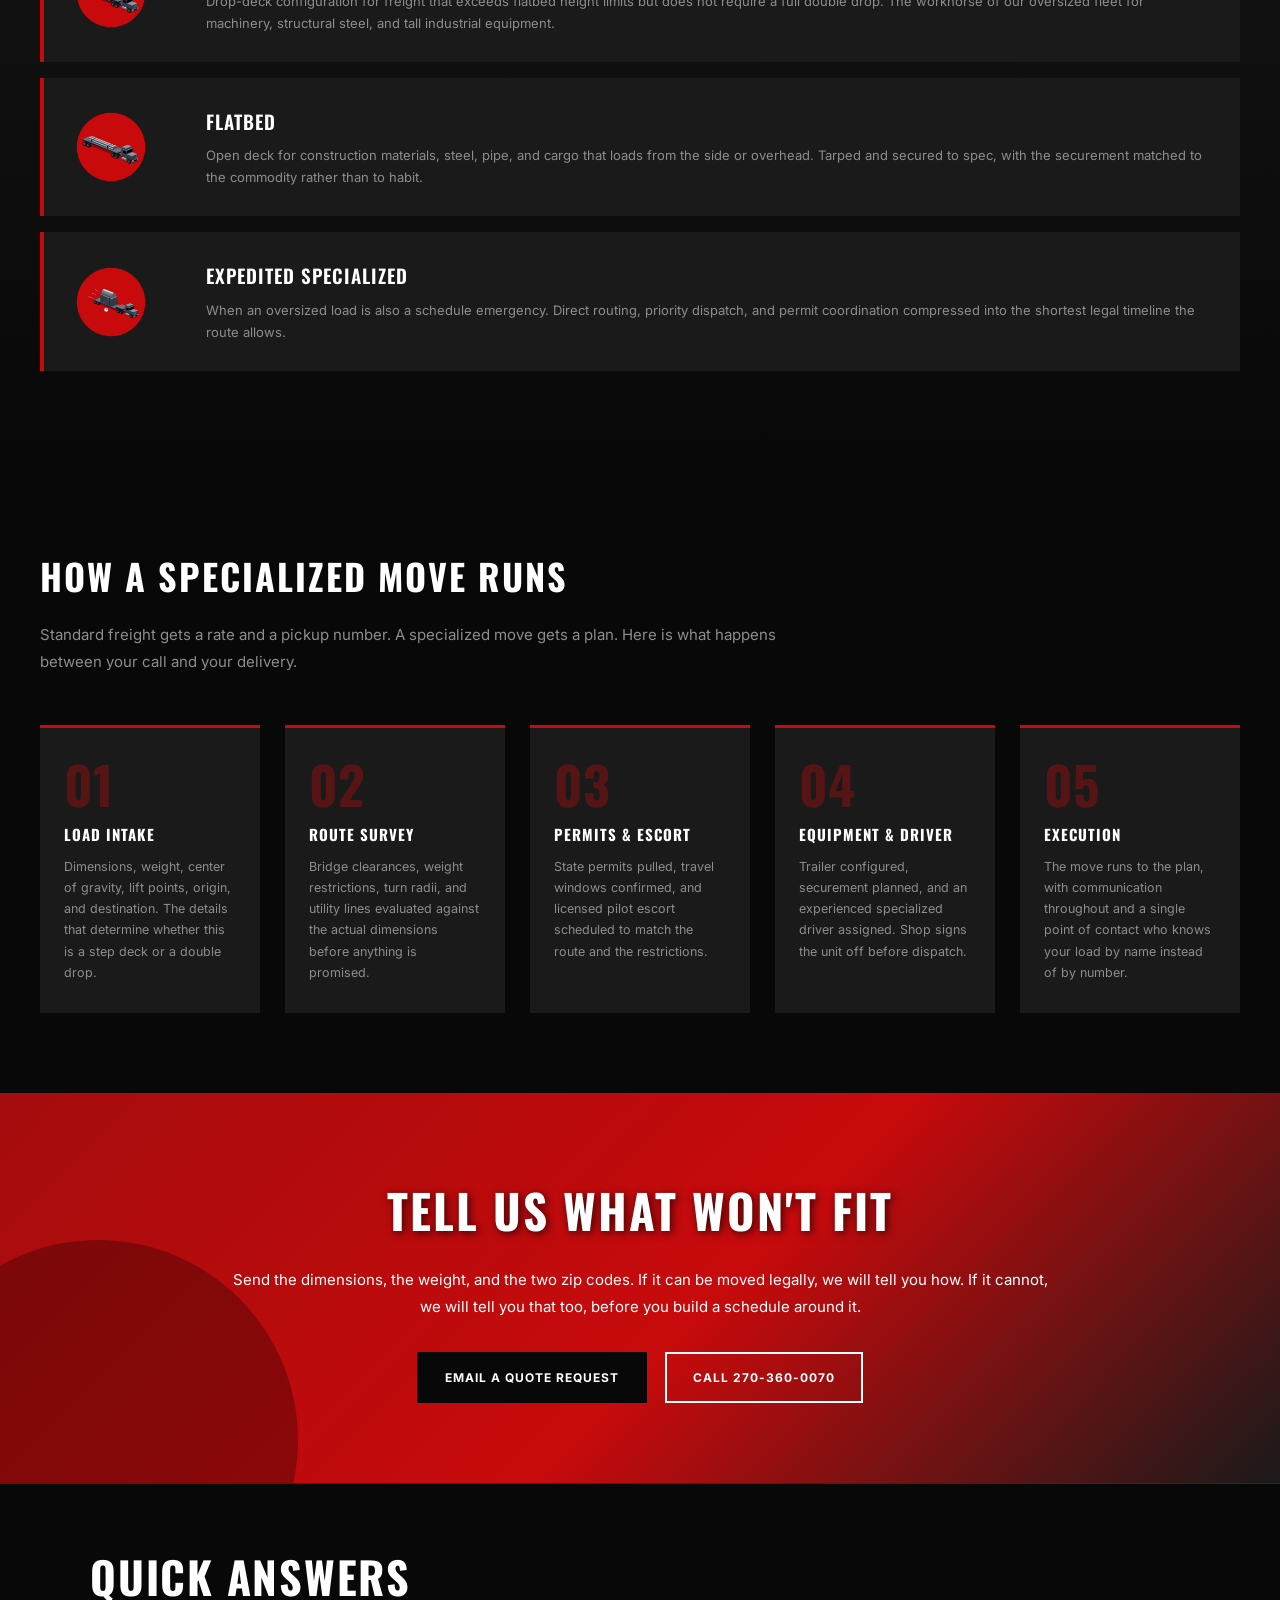
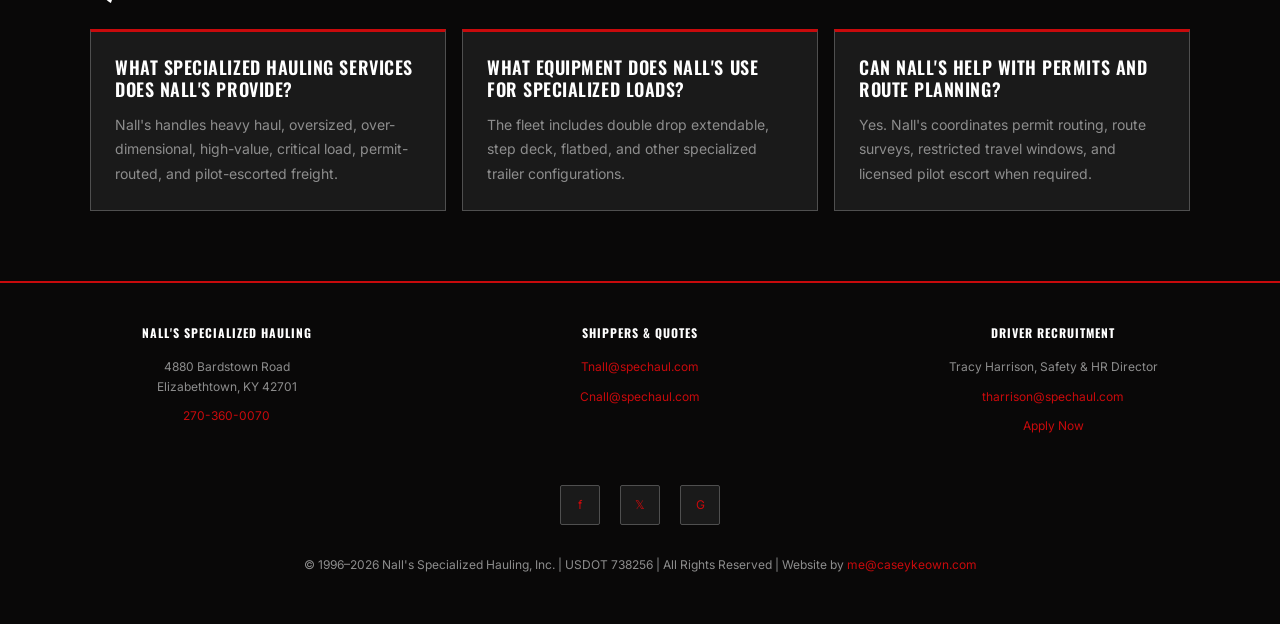
<file: Specialized/index.html>
<!DOCTYPE html>
<html lang="en">
<head>
    <meta charset="UTF-8">
    <meta name="viewport" content="width=device-width, initial-scale=1.0">
    <link rel="icon" type="image/png" href="../favicon-96x96.png" sizes="96x96" />
    <link rel="icon" type="image/svg+xml" href="../favicon.svg" />
    <link rel="shortcut icon" href="../favicon.ico" />
    <link rel="apple-touch-icon" sizes="180x180" href="../apple-touch-icon.png" />
    <meta name="apple-mobile-web-app-title" content="Nall's Haul" />
    <link rel="manifest" href="../site.webmanifest" />
    <title>Specialized Hauling | Heavy, Oversized & Critical Loads | Nall's</title>
    <meta name="description" content="Specialized motor carrier services for heavy, oversized, and critical loads with step deck, double drop extendable, flatbed equipment, permit routing, and licensed pilot escort.">
    <meta name="robots" content="index, follow">
    <link rel="canonical" href="https://www.nallsspecializedhauling.com/Specialized/">
    <meta property="og:type" content="website">
    <meta property="og:site_name" content="Nall's Specialized Hauling">
    <meta property="og:title" content="Specialized Hauling | Heavy, Oversized & Critical Loads | Nall's">
    <meta property="og:description" content="Specialized motor carrier services for heavy, oversized, and critical loads with step deck, double drop extendable, flatbed equipment, permit routing, and licensed pilot escort.">
    <meta property="og:url" content="https://www.nallsspecializedhauling.com/Specialized/">
    <meta property="og:image" content="https://www.nallsspecializedhauling.com/Specialized/assets/images/specialized-haul-combnie.jpg">
    <meta name="twitter:card" content="summary_large_image">
    <meta name="twitter:title" content="Specialized Hauling | Heavy, Oversized & Critical Loads | Nall's">
    <meta name="twitter:description" content="Specialized motor carrier services for heavy, oversized, and critical loads with step deck, double drop extendable, flatbed equipment, permit routing, and licensed pilot escort.">
    <meta name="twitter:image" content="https://www.nallsspecializedhauling.com/Specialized/assets/images/specialized-haul-combnie.jpg">
    <script type="application/ld+json">
[
        {
                "@context": "https://schema.org",
                "@type": [
                        "Organization",
                        "LocalBusiness"
                ],
                "@id": "https://www.nallsspecializedhauling.com/#organization",
                "name": "Nall's Specialized Hauling",
                "url": "https://www.nallsspecializedhauling.com",
                "logo": "https://www.nallsspecializedhauling.com/assets/images/transparent-logo.png",
                "foundingDate": "1996-06-05",
                "telephone": "+1-270-360-0070",
                "email": "Tnall@spechaul.com",
                "address": {
                        "@type": "PostalAddress",
                        "streetAddress": "4880 Bardstown Road",
                        "addressLocality": "Elizabethtown",
                        "addressRegion": "KY",
                        "postalCode": "42701",
                        "addressCountry": "US"
                },
                "areaServed": "United States",
                "sameAs": [
                        "https://www.facebook.com/nallsspecializedhauling/",
                        "https://x.com/nallstrucking"
                ]
        },
        {
                "@context": "https://schema.org",
                "@type": "WebSite",
                "@id": "https://www.nallsspecializedhauling.com/#website",
                "url": "https://www.nallsspecializedhauling.com",
                "name": "Nall's Specialized Hauling",
                "publisher": {
                        "@id": "https://www.nallsspecializedhauling.com/#organization"
                }
        },
        {
                "@context": "https://schema.org",
                "@type": "WebPage",
                "@id": "https://www.nallsspecializedhauling.com/Specialized/#webpage",
                "url": "https://www.nallsspecializedhauling.com/Specialized/",
                "name": "Specialized Hauling | Heavy, Oversized & Critical Loads | Nall's",
                "description": "Specialized motor carrier services for heavy, oversized, and critical loads with step deck, double drop extendable, flatbed equipment, permit routing, and licensed pilot escort.",
                "isPartOf": {
                        "@id": "https://www.nallsspecializedhauling.com/#website"
                },
                "about": {
                        "@id": "https://www.nallsspecializedhauling.com/#organization"
                }
        },
        {
                "@context": "https://schema.org",
                "@type": "FAQPage",
                "@id": "https://www.nallsspecializedhauling.com/Specialized/#faq",
                "mainEntity": [
                        {
                                "@type": "Question",
                                "name": "What specialized hauling services does Nall's provide?",
                                "acceptedAnswer": {
                                        "@type": "Answer",
                                        "text": "Nall's handles heavy haul, oversized, over-dimensional, high-value, critical load, permit-routed, and pilot-escorted freight."
                                }
                        },
                        {
                                "@type": "Question",
                                "name": "What equipment does Nall's use for specialized loads?",
                                "acceptedAnswer": {
                                        "@type": "Answer",
                                        "text": "The fleet includes double drop extendable, step deck, flatbed, and other specialized trailer configurations."
                                }
                        },
                        {
                                "@type": "Question",
                                "name": "Can Nall's help with permits and route planning?",
                                "acceptedAnswer": {
                                        "@type": "Answer",
                                        "text": "Yes. Nall's coordinates permit routing, route surveys, restricted travel windows, and licensed pilot escort when required."
                                }
                        }
                ]
        },
        {
                "@context": "https://schema.org",
                "@type": "BreadcrumbList",
                "itemListElement": [
                        {
                                "@type": "ListItem",
                                "position": 1,
                                "name": "Home",
                                "item": "https://www.nallsspecializedhauling.com/Home/"
                        },
                        {
                                "@type": "ListItem",
                                "position": 2,
                                "name": "Specialized",
                                "item": "https://www.nallsspecializedhauling.com/Specialized/"
                        }
                ]
        }
]
    </script>
    <link href="https://fonts.googleapis.com/css2?family=Oswald:wght@400;600;700&family=Inter:wght@400;500;600;700&family=JetBrains+Mono:wght@500&display=swap" rel="stylesheet">
    <style>
        :root {
            --red: #C80A0C;
            --red-dark: #A50C0D;
            --black: #090808;
            --charcoal: #1A1A1A;
            --white: #FFFFFF;
            --off-white: #E6E0DF;
            --silver: #C7C7C7;
            --gray: #8D8D8D;
            --dark-gray: #4F4F4F;
        }

        * { margin: 0; padding: 0; box-sizing: border-box; }
        html { scroll-behavior: smooth; }

        body {
            font-family: 'Inter', sans-serif;
            background: var(--black);
            color: var(--off-white);
            line-height: 1.6;
        }

        @media (prefers-reduced-motion: reduce) {
            html { scroll-behavior: auto; }
            * {
                animation-duration: 0.01ms !important;
                animation-iteration-count: 1 !important;
                transition-duration: 0.01ms !important;
            }
        }

        a:focus-visible,
        button:focus-visible {
            outline: 3px solid var(--red);
            outline-offset: 3px;
        }

        .skip-link {
            position: absolute;
            left: -9999px;
            top: 0;
            background: var(--red);
            color: var(--white);
            padding: 12px 20px;
            z-index: 2000;
            font-weight: 700;
            text-transform: uppercase;
            font-size: 12px;
            letter-spacing: 1px;
            text-decoration: none;
        }

        .skip-link:focus { left: 0; }

        /* HEADER */
        header {
            position: fixed;
            top: 0; left: 0; right: 0;
            background: var(--charcoal);
            border-bottom: 3px solid var(--red);
            z-index: 1000;
            padding: 12px 20px;
            display: flex;
            align-items: center;
            justify-content: space-between;
            gap: 20px;
            flex-wrap: wrap;
        }

        header .logo {
            display: flex;
            align-items: center;
            text-decoration: none;
            flex-shrink: 0;
        }

        header .logo img {
            height: 40px;
            width: auto;
            display: block;
        }

        @media (max-width: 768px) {
            header .logo img { height: 34px; }
        }

        header nav {
            display: flex;
            gap: 30px;
            align-items: center;
            flex: 1;
            margin-left: 40px;
        }

        header nav a {
            color: var(--off-white);
            text-decoration: none;
            font-size: 13px;
            font-weight: 500;
            text-transform: uppercase;
            letter-spacing: 0.5px;
            transition: color 0.3s;
        }

        header nav a:hover { color: var(--red); }

        .header-right {
            display: flex;
            gap: 20px;
            align-items: center;
            margin-left: auto;
        }

        .tel-link {
            color: var(--red);
            text-decoration: none;
            font-weight: 600;
            font-size: 13px;
        }

        .cta-btn {
            background: var(--red);
            color: var(--white);
            padding: 10px 16px;
            text-decoration: none;
            font-size: 12px;
            font-weight: 700;
            text-transform: uppercase;
            border: 2px solid var(--red);
            cursor: pointer;
            transition: all 0.3s;
            letter-spacing: 1px;
            display: inline-block;
        }

        .cta-btn:hover { background: transparent; color: var(--red); }

        .cta-btn-outline {
            background: transparent;
            color: var(--red);
            border: 2px solid var(--red);
        }

        .cta-btn-outline:hover { background: var(--red); color: var(--white); }

        @media (max-width: 768px) {
            header { flex-direction: column; padding: 12px 15px; gap: 12px; }
            header nav { margin-left: 0; gap: 15px; width: 100%; flex-wrap: wrap; }
            header nav a { font-size: 11px; }
            .header-right { width: 100%; justify-content: space-between; margin-left: 0; }
            .cta-btn { padding: 8px 12px; font-size: 11px; }
        }

        /* HERO — SPECIALIZED COMBINE HAUL */
        .page-hero {
            margin-top: var(--header-h, 64px);
            position: relative;
            min-height: 620px;
            display: flex;
            align-items: flex-end;
            background-image:
                linear-gradient(180deg, rgba(9, 8, 8, 0.55) 0%, rgba(9, 8, 8, 0.35) 40%, rgba(9, 8, 8, 0.97) 100%),
                url('assets/images/specialized-haul-combnie.jpg');
            background-size: cover;
            background-position: center;
            background-repeat: no-repeat;
        }

        .page-hero-inner {
            max-width: 1200px;
            margin: 0 auto;
            padding: 0 20px 80px;
            width: 100%;
        }

        .eyebrow {
            font-family: 'JetBrains Mono', monospace;
            font-size: 12px;
            color: var(--red);
            text-transform: uppercase;
            letter-spacing: 3px;
            margin-bottom: 18px;
            display: block;
        }

        .page-hero h1 {
            font-family: 'Oswald', sans-serif;
            font-size: 86px;
            font-weight: 700;
            color: var(--white);
            text-transform: uppercase;
            letter-spacing: 2px;
            line-height: 0.98;
            margin-bottom: 24px;
            max-width: 900px;
            text-shadow: 2px 2px 12px rgba(0, 0, 0, 0.6);
        }

        .page-hero h1 .accent { color: var(--red); }

        .page-hero p {
            font-size: 17px;
            color: var(--silver);
            max-width: 640px;
            line-height: 1.8;
            margin-bottom: 32px;
        }

        .hero-actions { display: flex; gap: 16px; flex-wrap: wrap; }
        .hero-actions .cta-btn { padding: 14px 26px; }

        @media (max-width: 768px) {
            .page-hero { min-height: 500px; }
            .page-hero h1 { font-size: 46px; letter-spacing: 1px; }
            .page-hero-inner { padding: 0 20px 50px; }
        }

        /* STATUS BAR */
        .status-bar {
            background: var(--charcoal);
            padding: 18px 20px;
            text-align: center;
            font-family: 'JetBrains Mono', monospace;
            font-size: 13px;
            color: var(--silver);
            letter-spacing: 2px;
            border-bottom: 1px solid var(--dark-gray);
        }

        .status-bar strong { color: var(--red); font-weight: 600; }

        .dispatch-dot {
            display: inline-block;
            width: 10px; height: 10px;
            background: var(--red);
            border-radius: 50%;
            margin-right: 8px;
            animation: pulse 1.5s infinite;
        }

        @keyframes pulse { 0%, 100% { opacity: 1; } 50% { opacity: 0.4; } }

        /* SECTION FRAME */
        .section { padding: 80px 20px; }
        .section-inner { max-width: 1200px; margin: 0 auto; }

        .section-title {
            font-family: 'Oswald', sans-serif;
            font-size: 36px;
            font-weight: 700;
            text-transform: uppercase;
            color: var(--white);
            margin-bottom: 16px;
            letter-spacing: 2px;
        }

        .section-lede {
            font-size: 15px;
            color: var(--gray);
            max-width: 780px;
            line-height: 1.8;
            margin-bottom: 50px;
        }

        .bg-black { background: var(--black); }
        .bg-gradient { background: linear-gradient(180deg, var(--charcoal) 0%, var(--black) 100%); }

        /* MISSION STATEMENT */
        .mission {
            background: var(--black);
            padding: 90px 20px;
            position: relative;
            overflow: hidden;
            border-top: 1px solid var(--dark-gray);
            border-bottom: 1px solid var(--dark-gray);
        }

        .mission::before {
            content: '';
            position: absolute;
            top: 0; left: 0;
            width: 6px; height: 100%;
            background: var(--red);
        }

        .mission-inner {
            max-width: 1000px;
            margin: 0 auto;
            position: relative;
            z-index: 2;
        }

        .mission-label {
            font-family: 'JetBrains Mono', monospace;
            font-size: 12px;
            color: var(--red);
            text-transform: uppercase;
            letter-spacing: 4px;
            margin-bottom: 30px;
            display: block;
        }

        .mission-statement {
            font-family: 'Oswald', sans-serif;
            font-size: 38px;
            font-weight: 400;
            color: var(--white);
            line-height: 1.4;
            letter-spacing: 0.5px;
        }

        .mission-statement .key { color: var(--red); font-weight: 600; }

        .mission-rule {
            width: 90px;
            height: 4px;
            background: var(--red);
            margin-top: 40px;
        }

        @media (max-width: 768px) {
            .mission { padding: 60px 20px; }
            .mission-statement { font-size: 24px; line-height: 1.5; }
        }

        /* CAPABILITY GRID */
        .capability-grid {
            display: grid;
            grid-template-columns: repeat(3, 1fr);
            gap: 2px;
            background: var(--dark-gray);
            border: 1px solid var(--dark-gray);
        }

        @media (max-width: 980px) {
            .capability-grid { grid-template-columns: repeat(2, 1fr); }
        }

        @media (max-width: 620px) {
            .capability-grid { grid-template-columns: 1fr; }
        }

        .capability-card {
            background: var(--black);
            padding: 48px 34px;
            transition: background 0.3s;
            position: relative;
            text-align: center;
            display: flex;
            flex-direction: column;
            align-items: center;
            justify-content: center;
        }

        .capability-card:hover { background: var(--charcoal); }

        .capability-card::after {
            content: '';
            position: absolute;
            bottom: 0;
            left: 50%;
            transform: translateX(-50%);
            width: 0; height: 3px;
            background: var(--red);
            transition: width 0.35s ease;
        }

        .capability-card:hover::after { width: 100%; }

        .capability-rule {
            width: 34px;
            height: 3px;
            background: var(--red);
            margin-bottom: 20px;
        }

        .capability-card h3 {
            font-family: 'Oswald', sans-serif;
            font-size: 20px;
            font-weight: 600;
            color: var(--white);
            text-transform: uppercase;
            letter-spacing: 1px;
            margin-bottom: 14px;
        }

        .capability-card p {
            font-size: 13px;
            color: var(--gray);
            line-height: 1.75;
            max-width: 290px;
        }

        /* EQUIPMENT ROWS */
        .equipment-row {
            display: grid;
            grid-template-columns: 100px 1fr;
            gap: 30px;
            align-items: center;
            background: var(--charcoal);
            border-left: 4px solid var(--red);
            padding: 28px 32px;
            margin-bottom: 16px;
            transition: transform 0.3s, box-shadow 0.3s;
        }

        .equipment-row:hover {
            transform: translateX(6px);
            box-shadow: -6px 0 24px rgba(200, 10, 12, 0.18);
        }

        .equipment-icon { width: 70px; height: 70px; }

        .equipment-copy h3 {
            font-family: 'Oswald', sans-serif;
            font-size: 19px;
            font-weight: 600;
            color: var(--white);
            text-transform: uppercase;
            letter-spacing: 1px;
            margin-bottom: 8px;
        }

        .equipment-copy p {
            font-size: 13px;
            color: var(--gray);
            line-height: 1.7;
        }

        @media (max-width: 640px) {
            .equipment-row { grid-template-columns: 1fr; text-align: center; gap: 16px; }
            .equipment-icon { margin: 0 auto; width: 56px; height: 56px; }
        }

        /* CRITICAL LOAD SPLIT FEATURE */
        .critical-split {
            display: grid;
            grid-template-columns: 1fr 1fr;
            min-height: 560px;
        }

        .critical-image {
            background-image:
                linear-gradient(90deg, rgba(9, 8, 8, 0.25) 0%, rgba(9, 8, 8, 0.05) 60%, rgba(9, 8, 8, 0.85) 100%),
                url('assets/images/oversize-load.webp');
            background-size: cover;
            background-position: center 45%;
            background-repeat: no-repeat;
            position: relative;
        }

        .image-caption {
            position: absolute;
            bottom: 24px;
            left: 24px;
            background: rgba(9, 8, 8, 0.88);
            border-left: 3px solid var(--red);
            padding: 12px 18px;
            font-family: 'JetBrains Mono', monospace;
            font-size: 11px;
            color: var(--silver);
            letter-spacing: 1px;
            max-width: 80%;
        }

        .critical-copy {
            background: var(--charcoal);
            padding: 70px 60px;
            display: flex;
            flex-direction: column;
            justify-content: center;
        }

        .critical-copy h2 {
            font-family: 'Oswald', sans-serif;
            font-size: 42px;
            font-weight: 700;
            color: var(--white);
            text-transform: uppercase;
            letter-spacing: 1px;
            line-height: 1.1;
            margin-bottom: 22px;
        }

        .critical-copy p {
            font-size: 14px;
            color: var(--silver);
            line-height: 1.85;
            margin-bottom: 18px;
        }

        .critical-copy .cta-btn { align-self: flex-start; margin-top: 14px; padding: 14px 26px; }

        @media (max-width: 900px) {
            .critical-split { grid-template-columns: 1fr; }
            .critical-image { min-height: 340px; }
            .critical-copy { padding: 50px 28px; }
            .critical-copy h2 { font-size: 30px; }
        }

        /* PROCESS TIMELINE */
        .process-grid {
            display: grid;
            grid-template-columns: repeat(auto-fit, minmax(200px, 1fr));
            gap: 25px;
        }

        .process-step {
            background: var(--charcoal);
            border-top: 3px solid var(--red);
            padding: 30px 24px;
            position: relative;
        }

        .process-number {
            font-family: 'Oswald', sans-serif;
            font-size: 52px;
            font-weight: 700;
            color: var(--red);
            line-height: 1;
            opacity: 0.35;
            margin-bottom: 12px;
        }

        .process-step h3 {
            font-family: 'Oswald', sans-serif;
            font-size: 15px;
            font-weight: 700;
            color: var(--white);
            text-transform: uppercase;
            letter-spacing: 1px;
            margin-bottom: 10px;
        }

        .process-step p {
            font-size: 12.5px;
            color: var(--gray);
            line-height: 1.7;
        }

        /* CTA BAND */
        .cta-band {
            background: linear-gradient(135deg, var(--red-dark) 0%, var(--red) 55%, var(--charcoal) 100%);
            padding: 80px 20px;
            text-align: center;
            position: relative;
            overflow: hidden;
        }

        .cta-band::after {
            content: '';
            position: absolute;
            bottom: -40%; left: -8%;
            width: 400px; height: 400px;
            background: rgba(0, 0, 0, 0.28);
            border-radius: 50%;
            z-index: 1;
        }

        .cta-band-inner {
            position: relative;
            z-index: 2;
            max-width: 820px;
            margin: 0 auto;
        }

        .cta-band h2 {
            font-family: 'Oswald', sans-serif;
            font-size: 47px;
            font-weight: 700;
            color: var(--white);
            text-transform: uppercase;
            letter-spacing: 2px;
            margin-bottom: 18px;
            text-shadow: 2px 2px 8px rgba(0, 0, 0, 0.7);
        }

        .cta-band p {
            font-size: 15px;
            color: var(--white);
            margin-bottom: 32px;
            line-height: 1.8;
        }

        .cta-band-actions {
            display: flex;
            gap: 18px;
            justify-content: center;
            flex-wrap: wrap;
        }

        .cta-band .cta-btn {
            background: var(--black);
            border-color: var(--black);
            padding: 14px 26px;
        }

        .cta-band .cta-btn:hover {
            background: transparent;
            color: var(--white);
            border-color: var(--white);
        }

        .cta-band .cta-btn-outline {
            background: transparent;
            color: var(--white);
            border-color: var(--white);
        }

        .cta-band .cta-btn-outline:hover { background: var(--white); color: var(--red); }

        @media (max-width: 768px) {
            .cta-band h2 { font-size: 31px; }
            .section-title { font-size: 28px; }
        }

        /* FOOTER */
        footer {
            background: var(--black);
            border-top: 2px solid var(--red);
            padding: 40px 20px;
            text-align: center;
            font-size: 12px;
            color: var(--gray);
        }

        footer h4 {
            font-family: 'Oswald', sans-serif;
            color: var(--white);
            text-transform: uppercase;
            margin-bottom: 15px;
            letter-spacing: 1px;
        }

        footer p { margin-bottom: 10px; }
        footer a { color: var(--red); text-decoration: none; }
        footer a:hover { text-decoration: underline; }

        .footer-grid {
            max-width: 1200px;
            margin: 0 auto 40px;
            display: grid;
            grid-template-columns: repeat(auto-fit, minmax(250px, 1fr));
            gap: 40px;
        }

        .socials { display: flex; gap: 20px; justify-content: center; margin-top: 20px; }

        .social-link {
            width: 40px; height: 40px;
            background: var(--charcoal);
            border: 1px solid var(--dark-gray);
            display: flex;
            align-items: center;
            justify-content: center;
            text-decoration: none;
            color: var(--red);
            transition: all 0.3s;
            border-radius: 2px;
        }

        .social-link:hover { background: var(--red); color: var(--white); border-color: var(--red); }

    </style>
    <link rel="stylesheet" href="../assets/site-nav.css">
</head>
<body>
    <a href="#main-content" class="skip-link">Skip to main content</a>

    <!-- HEADER -->
        <header class="site-header">
        <a href="../Home/" class="site-brand" aria-label="Nall's Specialized Hauling home">
            <img src="../assets/images/transparent-logo.png" alt="Nall's Specialized Hauling">
        </a>
        <nav class="site-primary-nav" aria-label="Primary">
            <a href="../Home/">Home</a>
            <a href="../About/">About</a>
            <a href="../Safety/">Safety</a>
            <a href="../Shop/">Shop</a>
            <a href="./" aria-current="page">Specialized</a>
            <a href="../Staff/">Staff</a>
        </nav>
        <div class="site-header-actions">
            <a href="tel:2703600070" class="site-phone">270-360-0070</a>
            <a href="../Home/#quote" class="site-quote">Request Quote</a>
            <button class="site-menu-toggle" type="button" aria-expanded="false" aria-controls="site-mobile-menu" aria-label="Open navigation menu">
                <span aria-hidden="true"></span>
                <span aria-hidden="true"></span>
                <span aria-hidden="true"></span>
            </button>
        </div>
    </header>

    <div class="site-drawer" id="site-mobile-menu" aria-hidden="true">
        <nav class="site-mobile-nav" aria-label="Mobile">
            <a href="../Home/">Home</a>
            <a href="../About/">About</a>
            <a href="../Safety/">Safety</a>
            <a href="../Shop/">Shop</a>
            <a href="./" aria-current="page">Specialized</a>
            <a href="../Staff/">Staff</a>
        </nav>
        <div class="site-drawer-actions">
            <a href="../Home/#quote" class="site-quote">Request Quote</a>
            <a href="https://intelliapp.driverapponline.com/m/spechaul" class="site-apply" target="_blank" rel="noopener noreferrer">Apply Now</a>
            <a href="tel:2703600070" class="site-phone">270-360-0070</a>
        </div>
    </div>

    <main id="main-content">

        <!-- HERO -->
        <section class="page-hero">
            <div class="page-hero-inner">
                <span class="eyebrow">Heavy // Oversized // Critical Load</span>
                <h1>It's not a service line.<br>It's our <span class="accent">name</span>.</h1>
                <p>Most carriers move freight. We move the loads that will not fit, will not flex, and will not get a second chance. Specialized transport has been the core of this company since 1996, and it is the reason our customers call us when the shipment cannot fail.</p>
                <div class="hero-actions">
                    <a href="#quote" class="cta-btn">Request a Specialized Quote</a>
                    <a href="#capabilities" class="cta-btn cta-btn-outline">See Capabilities</a>
                </div>
            </div>
        </section>

        <!-- STATUS BAR -->
        <div class="status-bar">
            <span class="dispatch-dot" aria-hidden="true"></span>
            <strong>USDOT 738256</strong> | 125 POWER UNITS | 400 TRAILERS | PERMIT ROUTING | LICENSED PILOT ESCORT
        </div>

        <!-- MISSION STATEMENT -->
        <section class="mission" id="mission">
            <div class="mission-inner">
                <span class="mission-label">Our Mission</span>
                <p class="mission-statement">
                    Our mission is to provide <span class="key">safe, dependable, adaptable, and specialized</span> motor carrier services, to meet the transportation needs of all our customers in support of their business operations.
                </p>
                <div class="mission-rule" aria-hidden="true"></div>
            </div>
        </section>

        <!-- CAPABILITIES -->
        <section class="section bg-black" id="capabilities">
            <div class="section-inner">
                <h2 class="section-title">What Specialized Means Here</h2>
                <p class="section-lede">Specialized is not a label we added to the sign. It is a discipline: the equipment, the permits, the routing, and the people required to move something that a standard van and a standard driver cannot touch.</p>

                <div class="capability-grid">
                    <div class="capability-card">
                        <span class="capability-rule" aria-hidden="true"></span>
                        <h3>Heavy Haul</h3>
                        <p>Loads that exceed standard weight limits and require engineered trailer configurations, axle distribution, and route analysis before a wheel turns.</p>
                    </div>
                    <div class="capability-card">
                        <span class="capability-rule" aria-hidden="true"></span>
                        <h3>Oversized &amp; Over-Dimensional</h3>
                        <p>Freight that breaks legal width, height, or length. We handle the permit work, the survey, and the routing so the load clears every bridge, wire, and turn on the way.</p>
                    </div>
                    <div class="capability-card">
                        <span class="capability-rule" aria-hidden="true"></span>
                        <h3>Critical &amp; High-Value</h3>
                        <p>Equipment where a scratch is a six-figure problem. Dedicated units, direct routing, and drivers who understand that the delivery window matters less than the condition on arrival.</p>
                    </div>
                    <div class="capability-card">
                        <span class="capability-rule" aria-hidden="true"></span>
                        <h3>Permit &amp; Route Planning</h3>
                        <p>State-by-state permitting, restricted travel windows, and route surveys handled in-house. You get one point of contact instead of a permit service and a carrier pointing at each other.</p>
                    </div>
                    <div class="capability-card">
                        <span class="capability-rule" aria-hidden="true"></span>
                        <h3>Licensed Pilot Escort</h3>
                        <p>Certified escort vehicles and licensed pilots coordinated with the move, not subcontracted at the last minute and hoped for.</p>
                    </div>
                    <div class="capability-card">
                        <span class="capability-rule" aria-hidden="true"></span>
                        <h3>Rigging &amp; Securement</h3>
                        <p>Chains, straps, blocking, and custom securement matched to the load. Every oversized move gets a securement plan before it gets a dispatch.</p>
                    </div>
                </div>
            </div>
        </section>

        <!-- CRITICAL LOAD SPLIT FEATURE -->
        <section class="critical-split" id="critical">
            <div class="critical-image" role="img" aria-label="Nall's Specialized Hauling tractor with an oversized critical load">
                <!-- PLACEHOLDER: confirm caption wording with Tyler before launch. Do not name a customer or agency without written approval. -->
                <p class="image-caption">NALL'S SPECIALIZED HAULING // CRITICAL LOAD OPERATION</p>
            </div>
            <div class="critical-copy">
                <span class="eyebrow">The Loads Nobody Else Bids</span>
                <h2>When it cannot fail</h2>
                <p>There is a category of freight where the standard rules stop applying. The piece is irreplaceable, the schedule was built around it, and there is no second unit sitting in a warehouse if something goes wrong on the road.</p>
                <p>That is the work we built this company around. It means the survey happens before the quote, the permits are pulled before the truck is assigned, and the driver on the load has done it before. It means our shop signs off on the equipment instead of hoping it holds.</p>
                <p>Adaptable is in our mission statement for a reason. Every specialized move is a different problem, and the carrier that treats them all the same is the carrier you find out about at the worst possible moment.</p>
                <a href="#quote" class="cta-btn">Talk to Us About Your Load</a>
            </div>
        </section>

        <!-- EQUIPMENT -->
        <section class="section bg-gradient" id="equipment">
            <div class="section-inner">
                <h2 class="section-title">Specialized Equipment</h2>
                <p class="section-lede">Four hundred trailers means we match equipment to the load instead of forcing the load onto whatever is in the yard. These are the configurations that carry our specialized work.</p>

                <div class="equipment-row">
                    <img class="equipment-icon"
                         src="assets/icons/double-drop-extendable.png"
                         alt="Double drop extendable trailer">
                    <div class="equipment-copy">
                        <h3>Double Drop Extendable</h3>
                        <p>Our primary over-dimensional platform. The lowered well accommodates tall equipment that will not clear on a standard deck, and the extendable configuration handles length that exceeds a fixed trailer. This is the trailer that makes a heavy haul legal instead of impossible.</p>
                    </div>
                </div>

                <div class="equipment-row">
                    <img class="equipment-icon"
                         src="assets/icons/step-deck.png"
                         alt="Step deck trailer">
                    <div class="equipment-copy">
                        <h3>Step Deck</h3>
                        <p>Drop-deck configuration for freight that exceeds flatbed height limits but does not require a full double drop. The workhorse of our oversized fleet for machinery, structural steel, and tall industrial equipment.</p>
                    </div>
                </div>

                <div class="equipment-row">
                    <img class="equipment-icon"
                         src="assets/icons/flatbed.png"
                         alt="Flatbed trailer">
                    <div class="equipment-copy">
                        <h3>Flatbed</h3>
                        <p>Open deck for construction materials, steel, pipe, and cargo that loads from the side or overhead. Tarped and secured to spec, with the securement matched to the commodity rather than to habit.</p>
                    </div>
                </div>

                <div class="equipment-row">
                    <img class="equipment-icon"
                         src="assets/icons/expedited-specialized.png"
                         alt="Expedited specialized hauling">
                    <div class="equipment-copy">
                        <h3>Expedited Specialized</h3>
                        <p>When an oversized load is also a schedule emergency. Direct routing, priority dispatch, and permit coordination compressed into the shortest legal timeline the route allows.</p>
                    </div>
                </div>
            </div>
        </section>

        <!-- PROCESS -->
        <section class="section bg-black" id="process">
            <div class="section-inner">
                <h2 class="section-title">How a Specialized Move Runs</h2>
                <p class="section-lede">Standard freight gets a rate and a pickup number. A specialized move gets a plan. Here is what happens between your call and your delivery.</p>

                <div class="process-grid">
                    <div class="process-step">
                        <div class="process-number">01</div>
                        <h3>Load Intake</h3>
                        <p>Dimensions, weight, center of gravity, lift points, origin, and destination. The details that determine whether this is a step deck or a double drop.</p>
                    </div>
                    <div class="process-step">
                        <div class="process-number">02</div>
                        <h3>Route Survey</h3>
                        <p>Bridge clearances, weight restrictions, turn radii, and utility lines evaluated against the actual dimensions before anything is promised.</p>
                    </div>
                    <div class="process-step">
                        <div class="process-number">03</div>
                        <h3>Permits &amp; Escort</h3>
                        <p>State permits pulled, travel windows confirmed, and licensed pilot escort scheduled to match the route and the restrictions.</p>
                    </div>
                    <div class="process-step">
                        <div class="process-number">04</div>
                        <h3>Equipment &amp; Driver</h3>
                        <p>Trailer configured, securement planned, and an experienced specialized driver assigned. Shop signs the unit off before dispatch.</p>
                    </div>
                    <div class="process-step">
                        <div class="process-number">05</div>
                        <h3>Execution</h3>
                        <p>The move runs to the plan, with communication throughout and a single point of contact who knows your load by name instead of by number.</p>
                    </div>
                </div>
            </div>
        </section>

        <!-- CTA BAND -->
        <section class="cta-band" id="quote">
            <div class="cta-band-inner">
                <h2>Tell us what won't fit</h2>
                <p>Send the dimensions, the weight, and the two zip codes. If it can be moved legally, we will tell you how. If it cannot, we will tell you that too, before you build a schedule around it.</p>
                <div class="cta-band-actions">
                    <a href="mailto:Tnall@spechaul.com?subject=Specialized%20Hauling%20Quote%20Request" class="cta-btn">Email a Quote Request</a>
                    <a href="tel:2703600070" class="cta-btn cta-btn-outline">Call 270-360-0070</a>
                </div>
            </div>
        </section>
        <section class="seo-faq" aria-labelledby="quick-answers-heading">
            <div class="seo-faq-inner">
                <h2 id="quick-answers-heading">Quick Answers</h2>
                <div class="seo-faq-grid">
                    <article>
                        <h3>What specialized hauling services does Nall's provide?</h3>
                        <p>Nall's handles heavy haul, oversized, over-dimensional, high-value, critical load, permit-routed, and pilot-escorted freight.</p>
                    </article>
                    <article>
                        <h3>What equipment does Nall's use for specialized loads?</h3>
                        <p>The fleet includes double drop extendable, step deck, flatbed, and other specialized trailer configurations.</p>
                    </article>
                    <article>
                        <h3>Can Nall's help with permits and route planning?</h3>
                        <p>Yes. Nall's coordinates permit routing, route surveys, restricted travel windows, and licensed pilot escort when required.</p>
                    </article>
                </div>
            </div>
        </section>
    </main>

    <!-- FOOTER -->
    <footer>
        <div class="footer-grid">
            <div>
                <h4>Nall's Specialized Hauling</h4>
                <p>4880 Bardstown Road<br>Elizabethtown, KY 42701</p>
                <p><a href="tel:2703600070">270-360-0070</a></p>
            </div>
            <div>
                <h4>Shippers &amp; Quotes</h4>
                <p><a href="mailto:Tnall@spechaul.com">Tnall@spechaul.com</a></p>
                <p><a href="mailto:Cnall@spechaul.com">Cnall@spechaul.com</a></p>
            </div>
            <div>
                <h4>Driver Recruitment</h4>
                <p>Tracy Harrison, Safety &amp; HR Director</p>
                <p><a href="mailto:tharrison@spechaul.com">tharrison@spechaul.com</a></p>
                <p><a href="https://intelliapp.driverapponline.com/m/spechaul" target="_blank" rel="noopener noreferrer">Apply Now</a></p>
            </div>
        </div>
        <div class="socials">
            <a href="https://www.facebook.com/nallsspecializedhauling/" target="_blank" rel="noopener" class="social-link" aria-label="Facebook">f</a>
            <a href="https://x.com/nallstrucking" target="_blank" rel="noopener" class="social-link" aria-label="X">&#120143;</a>
            <a href="https://share.google/Bbhe8llOSVt1dWU9E" target="_blank" rel="noopener" class="social-link" aria-label="Google">G</a>
        </div>
        <p style="margin-top: 30px; color: var(--gray);">&copy; 1996&ndash;2026 Nall's Specialized Hauling, Inc. | USDOT 738256 | All Rights Reserved | Website by <a href="mailto:me@caseykeown.com">me@caseykeown.com</a></p>
    </footer>

    <script>
        // Header wraps at narrow widths; measure it so hero offset never drifts.
        (function () {
            var header = document.querySelector('header');
            if (!header) return;
            function setHeaderHeight() {
                document.documentElement.style.setProperty('--header-h', header.offsetHeight + 'px');
            }
            setHeaderHeight();
            window.addEventListener('resize', setHeaderHeight);
            window.addEventListener('load', setHeaderHeight);
            if ('ResizeObserver' in window) new ResizeObserver(setHeaderHeight).observe(header);
        })();
    </script>
    <script src="../assets/site-nav.js" defer></script>
</body>
</html>
</file>
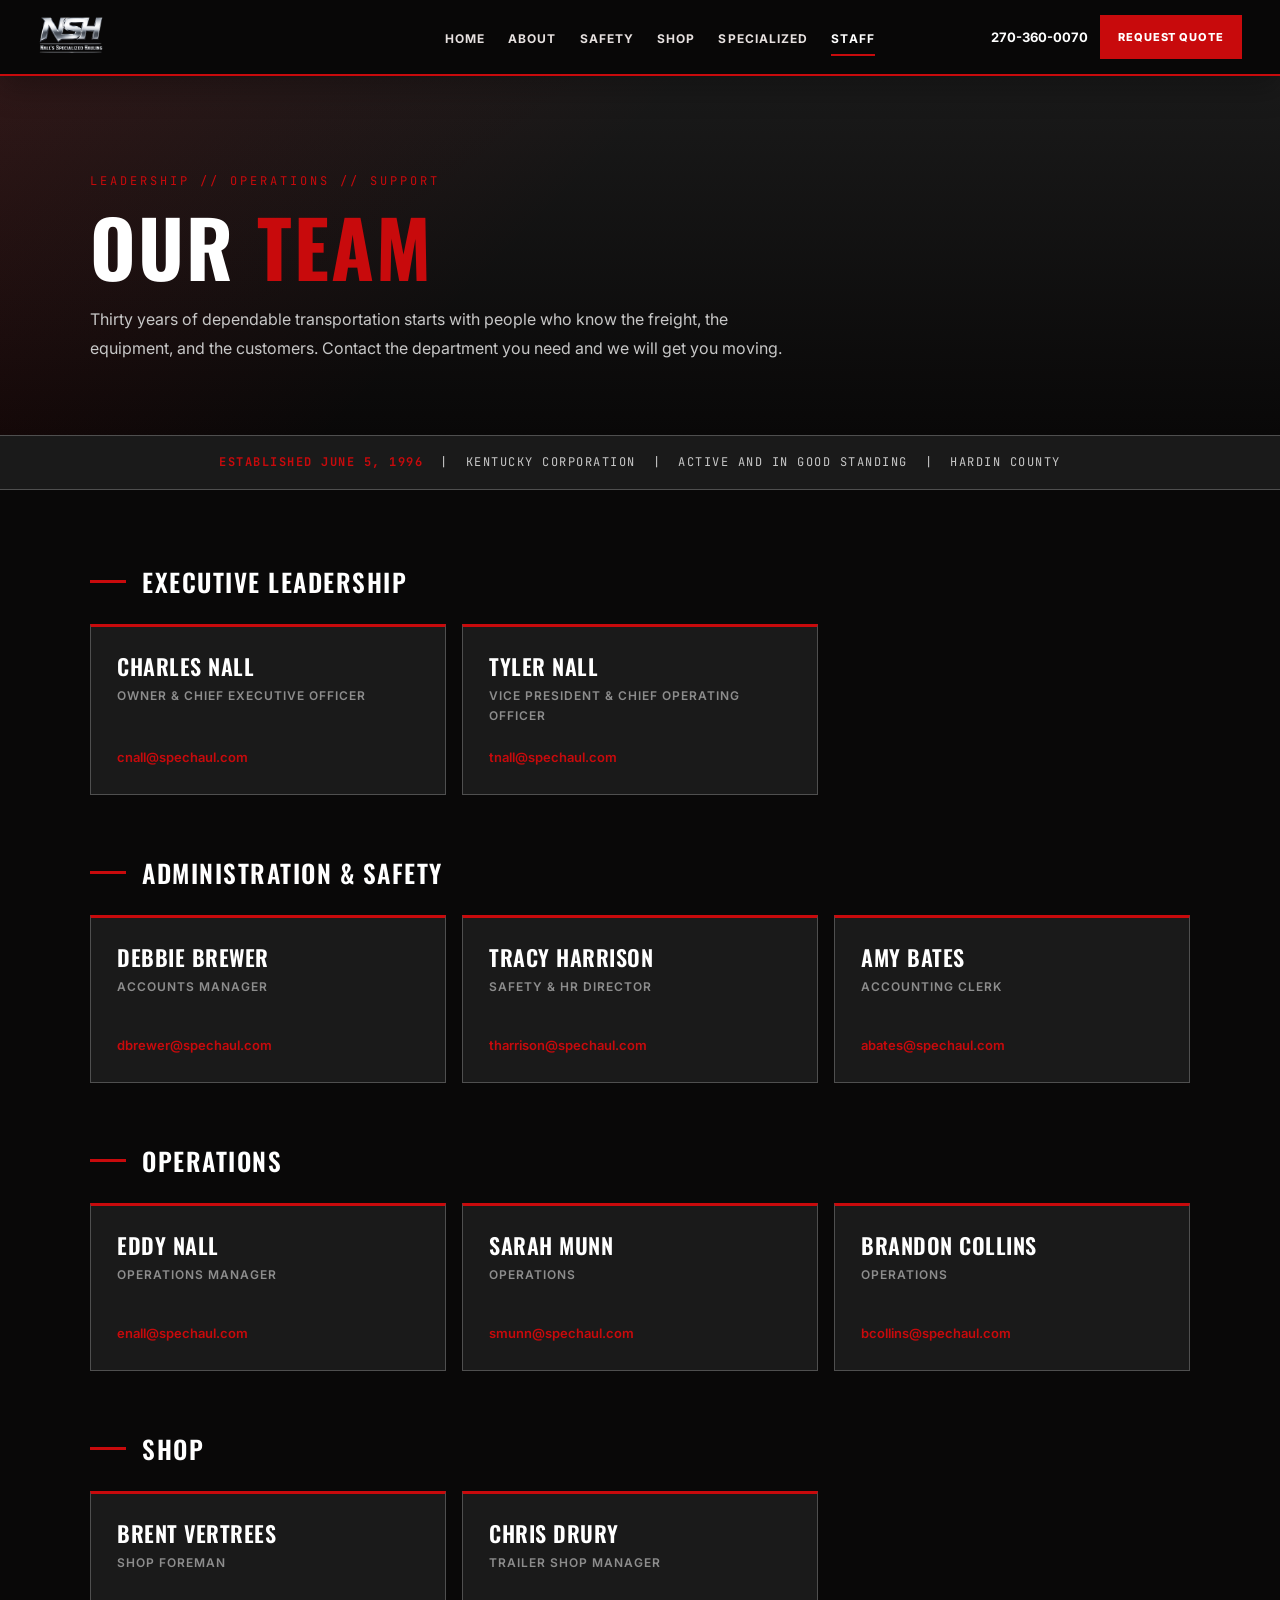
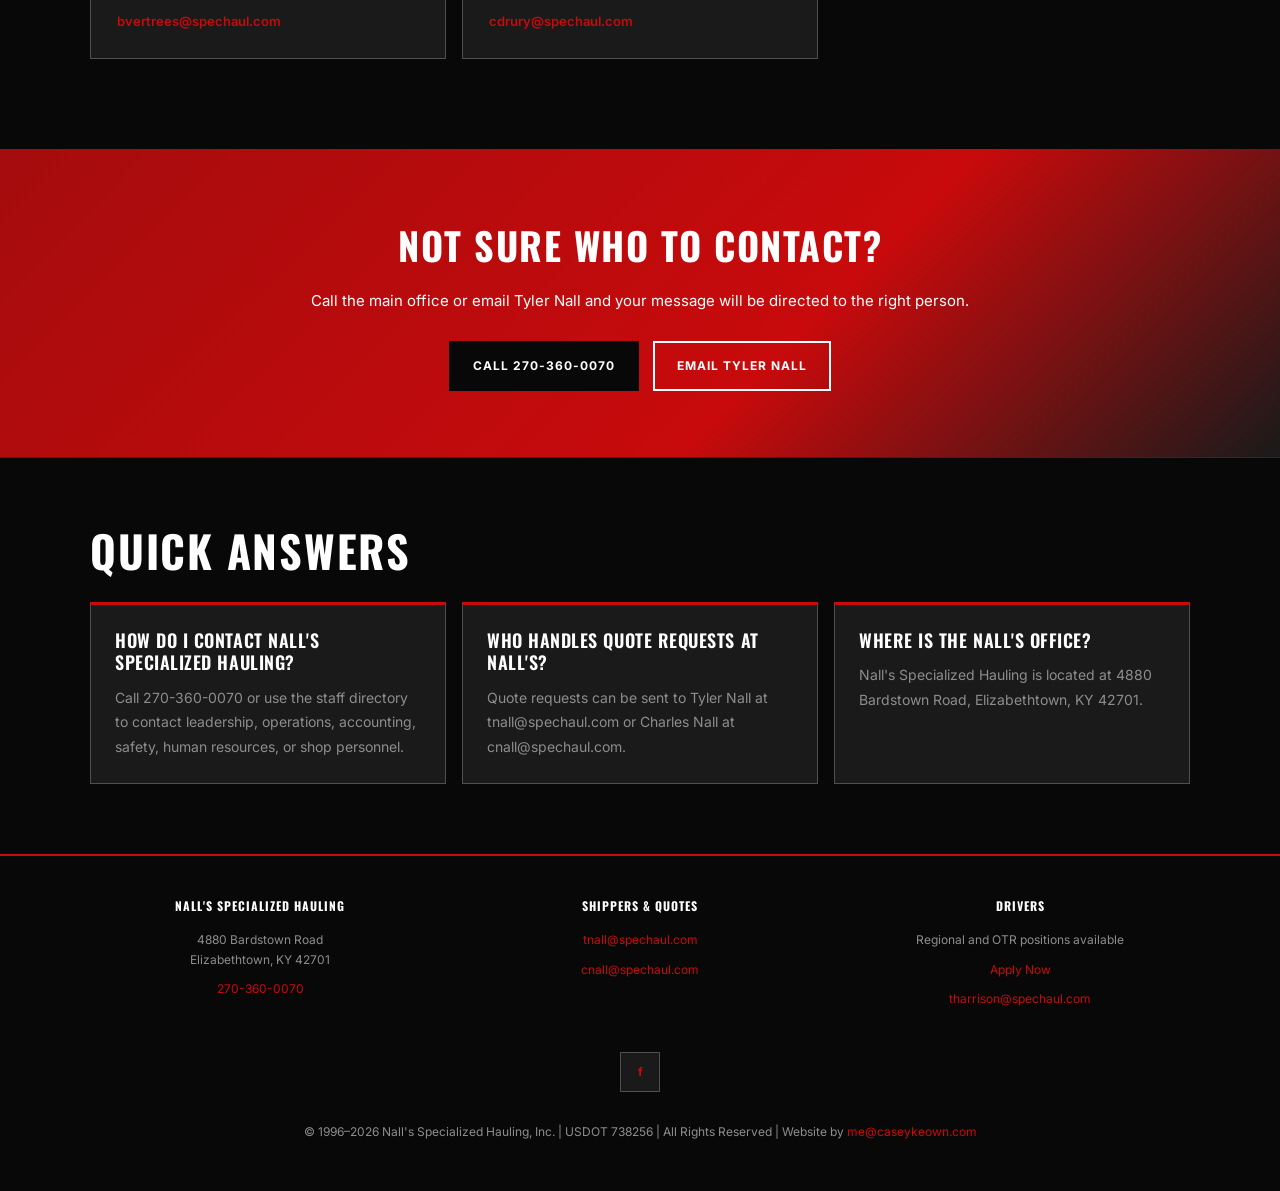
<file: Staff/index.html>
<!DOCTYPE html>
<html lang="en">
<head>
    <meta charset="UTF-8">
    <meta name="viewport" content="width=device-width, initial-scale=1.0">
    <link rel="icon" type="image/png" href="../favicon-96x96.png" sizes="96x96" />
    <link rel="icon" type="image/svg+xml" href="../favicon.svg" />
    <link rel="shortcut icon" href="../favicon.ico" />
    <link rel="apple-touch-icon" sizes="180x180" href="../apple-touch-icon.png" />
    <meta name="apple-mobile-web-app-title" content="Nall's Haul" />
    <link rel="manifest" href="../site.webmanifest" />
    <title>Staff & Contacts | Nall's Specialized Hauling</title>
    <meta name="description" content="Contact Nall's Specialized Hauling leadership, operations, accounting, safety, human resources, and shop teams in Elizabethtown, Kentucky.">
    <meta name="robots" content="index, follow">
    <link rel="canonical" href="https://www.nallsspecializedhauling.com/Staff/">
    <meta property="og:type" content="website">
    <meta property="og:site_name" content="Nall's Specialized Hauling">
    <meta property="og:title" content="Staff & Contacts | Nall's Specialized Hauling">
    <meta property="og:description" content="Contact Nall's Specialized Hauling leadership, operations, accounting, safety, human resources, and shop teams in Elizabethtown, Kentucky.">
    <meta property="og:url" content="https://www.nallsspecializedhauling.com/Staff/">
    <meta property="og:image" content="https://www.nallsspecializedhauling.com/assets/images/transparent-logo.png">
    <meta name="twitter:card" content="summary_large_image">
    <meta name="twitter:title" content="Staff & Contacts | Nall's Specialized Hauling">
    <meta name="twitter:description" content="Contact Nall's Specialized Hauling leadership, operations, accounting, safety, human resources, and shop teams in Elizabethtown, Kentucky.">
    <meta name="twitter:image" content="https://www.nallsspecializedhauling.com/assets/images/transparent-logo.png">
    <script type="application/ld+json">
[
        {
                "@context": "https://schema.org",
                "@type": [
                        "Organization",
                        "LocalBusiness"
                ],
                "@id": "https://www.nallsspecializedhauling.com/#organization",
                "name": "Nall's Specialized Hauling",
                "url": "https://www.nallsspecializedhauling.com",
                "logo": "https://www.nallsspecializedhauling.com/assets/images/transparent-logo.png",
                "foundingDate": "1996-06-05",
                "telephone": "+1-270-360-0070",
                "email": "tnall@spechaul.com",
                "address": {
                        "@type": "PostalAddress",
                        "streetAddress": "4880 Bardstown Road",
                        "addressLocality": "Elizabethtown",
                        "addressRegion": "KY",
                        "postalCode": "42701",
                        "addressCountry": "US"
                },
                "areaServed": "United States",
                "sameAs": [
                        "https://www.facebook.com/nallsspecializedhauling/",
                        "https://x.com/nallstrucking"
                ]
        },
        {
                "@context": "https://schema.org",
                "@type": "WebSite",
                "@id": "https://www.nallsspecializedhauling.com/#website",
                "url": "https://www.nallsspecializedhauling.com",
                "name": "Nall's Specialized Hauling",
                "publisher": {
                        "@id": "https://www.nallsspecializedhauling.com/#organization"
                }
        },
        {
                "@context": "https://schema.org",
                "@type": "WebPage",
                "@id": "https://www.nallsspecializedhauling.com/Staff/#webpage",
                "url": "https://www.nallsspecializedhauling.com/Staff/",
                "name": "Staff & Contacts | Nall's Specialized Hauling",
                "description": "Contact Nall's Specialized Hauling leadership, operations, accounting, safety, human resources, and shop teams in Elizabethtown, Kentucky.",
                "isPartOf": {
                        "@id": "https://www.nallsspecializedhauling.com/#website"
                },
                "about": {
                        "@id": "https://www.nallsspecializedhauling.com/#organization"
                }
        },
        {
                "@context": "https://schema.org",
                "@type": "FAQPage",
                "@id": "https://www.nallsspecializedhauling.com/Staff/#faq",
                "mainEntity": [
                        {
                                "@type": "Question",
                                "name": "How do I contact Nall's Specialized Hauling?",
                                "acceptedAnswer": {
                                        "@type": "Answer",
                                        "text": "Call 270-360-0070 or use the staff directory to contact leadership, operations, accounting, safety, human resources, or shop personnel."
                                }
                        },
                        {
                                "@type": "Question",
                                "name": "Who handles quote requests at Nall's?",
                                "acceptedAnswer": {
                                        "@type": "Answer",
                                        "text": "Quote requests can be sent to Tyler Nall at tnall@spechaul.com or Charles Nall at cnall@spechaul.com."
                                }
                        },
                        {
                                "@type": "Question",
                                "name": "Where is the Nall's office?",
                                "acceptedAnswer": {
                                        "@type": "Answer",
                                        "text": "Nall's Specialized Hauling is located at 4880 Bardstown Road, Elizabethtown, KY 42701."
                                }
                        }
                ]
        },
        {
                "@context": "https://schema.org",
                "@type": "BreadcrumbList",
                "itemListElement": [
                        {
                                "@type": "ListItem",
                                "position": 1,
                                "name": "Home",
                                "item": "https://www.nallsspecializedhauling.com/Home/"
                        },
                        {
                                "@type": "ListItem",
                                "position": 2,
                                "name": "Staff",
                                "item": "https://www.nallsspecializedhauling.com/Staff/"
                        }
                ]
        }
]
    </script>
    <link rel="preconnect" href="https://fonts.googleapis.com">
    <link rel="preconnect" href="https://fonts.gstatic.com" crossorigin>
    <link href="https://fonts.googleapis.com/css2?family=Oswald:wght@400;600;700&amp;family=Inter:wght@400;500;600;700&amp;family=JetBrains+Mono:wght@500&amp;display=swap" rel="stylesheet">
    <style>
        :root {
            --red: #C80A0C;
            --red-dark: #A50C0D;
            --black: #090808;
            --charcoal: #1A1A1A;
            --white: #FFFFFF;
            --off-white: #E6E0DF;
            --silver: #C7C7C7;
            --gray: #8D8D8D;
            --dark-gray: #4F4F4F;
        }

        * { margin: 0; padding: 0; box-sizing: border-box; }
        html { scroll-behavior: smooth; }

        body {
            font-family: 'Inter', sans-serif;
            background: var(--black);
            color: var(--off-white);
            line-height: 1.6;
        }

        @media (prefers-reduced-motion: reduce) {
            html { scroll-behavior: auto; }
            * {
                animation-duration: 0.01ms !important;
                animation-iteration-count: 1 !important;
                transition-duration: 0.01ms !important;
            }
        }

        a:focus-visible {
            outline: 3px solid var(--red);
            outline-offset: 3px;
        }

        .skip-link {
            position: absolute;
            left: -9999px;
            top: 0;
            background: var(--red);
            color: var(--white);
            padding: 12px 20px;
            z-index: 2000;
            font-weight: 700;
            text-transform: uppercase;
            font-size: 12px;
            letter-spacing: 1px;
            text-decoration: none;
        }

        .skip-link:focus { left: 0; }

        /* HEADER */
        header {
            position: fixed;
            top: 0;
            left: 0;
            right: 0;
            background: var(--charcoal);
            border-bottom: 3px solid var(--red);
            z-index: 1000;
            padding: 12px 20px;
            display: flex;
            align-items: center;
            justify-content: space-between;
            gap: 20px;
            flex-wrap: wrap;
        }

        header .logo {
            display: flex;
            align-items: center;
            text-decoration: none;
            flex-shrink: 0;
        }

        header .logo img {
            height: 40px;
            width: auto;
            display: block;
        }

        header nav {
            display: flex;
            gap: 30px;
            align-items: center;
            flex: 1;
            margin-left: 40px;
        }

        header nav a {
            color: var(--off-white);
            text-decoration: none;
            font-size: 13px;
            font-weight: 500;
            text-transform: uppercase;
            letter-spacing: 0.5px;
            transition: color 0.3s;
        }

        header nav a:hover { color: var(--red); }

        .header-right {
            display: flex;
            gap: 20px;
            align-items: center;
            margin-left: auto;
        }

        .tel-link {
            color: var(--red);
            text-decoration: none;
            font-weight: 600;
            font-size: 13px;
        }

        .cta-btn {
            background: var(--red);
            color: var(--white);
            padding: 10px 16px;
            text-decoration: none;
            font-size: 12px;
            font-weight: 700;
            text-transform: uppercase;
            border: 2px solid var(--red);
            cursor: pointer;
            transition: all 0.3s;
            letter-spacing: 1px;
            display: inline-block;
        }

        .cta-btn:hover { background: transparent; color: var(--red); }

        .cta-btn-outline {
            background: transparent;
            color: var(--red);
        }

        .cta-btn-outline:hover { background: var(--red); color: var(--white); }

        /* SIMPLE PAGE INTRO */
        .page-intro {
            margin-top: var(--header-h, 64px);
            padding: 96px 20px 72px;
            background:
                linear-gradient(135deg, rgba(200, 10, 12, 0.12), transparent 42%),
                linear-gradient(180deg, var(--charcoal), var(--black));
            border-bottom: 1px solid var(--dark-gray);
        }

        .page-intro-inner {
            max-width: 1100px;
            margin: 0 auto;
        }

        .eyebrow {
            display: block;
            margin-bottom: 16px;
            color: var(--red);
            font-family: 'JetBrains Mono', monospace;
            font-size: 12px;
            letter-spacing: 3px;
            text-transform: uppercase;
        }

        .page-intro h1 {
            max-width: 760px;
            margin-bottom: 20px;
            color: var(--white);
            font-family: 'Oswald', sans-serif;
            font-size: clamp(48px, 8vw, 78px);
            font-weight: 700;
            letter-spacing: 2px;
            line-height: 1;
            text-transform: uppercase;
        }

        .page-intro h1 span { color: var(--red); }

        .page-intro p {
            max-width: 720px;
            color: var(--silver);
            font-size: 16px;
            line-height: 1.8;
        }

        .company-line {
            background: var(--charcoal);
            border-bottom: 1px solid var(--dark-gray);
            padding: 17px 20px;
            color: var(--silver);
            font-family: 'JetBrains Mono', monospace;
            font-size: 12px;
            letter-spacing: 1.5px;
            text-align: center;
            text-transform: uppercase;
        }

        .company-line strong { color: var(--red); }

        /* STAFF DIRECTORY */
        .staff-directory { padding: 72px 20px 90px; }

        .staff-inner {
            max-width: 1100px;
            margin: 0 auto;
        }

        .department + .department { margin-top: 58px; }

        .department-heading {
            display: flex;
            align-items: center;
            gap: 16px;
            margin-bottom: 22px;
        }

        .department-heading::before {
            content: '';
            width: 36px;
            height: 3px;
            background: var(--red);
            flex: 0 0 auto;
        }

        .department-heading h2 {
            color: var(--white);
            font-family: 'Oswald', sans-serif;
            font-size: 25px;
            font-weight: 600;
            letter-spacing: 1.5px;
            text-transform: uppercase;
        }

        .staff-grid {
            display: grid;
            grid-template-columns: repeat(3, minmax(0, 1fr));
            gap: 16px;
        }

        .staff-card {
            min-height: 168px;
            padding: 26px;
            background: var(--charcoal);
            border: 1px solid var(--dark-gray);
            border-top: 3px solid var(--red);
            display: flex;
            flex-direction: column;
            color: inherit;
            cursor: pointer;
            text-decoration: none;
            transition: border-color 0.25s, transform 0.25s;
        }

        .staff-card:hover {
            border-color: var(--red);
            transform: translateY(-3px);
        }

        .staff-card h3 {
            color: var(--white);
            font-family: 'Oswald', sans-serif;
            font-size: 22px;
            font-weight: 600;
            letter-spacing: 0.5px;
            line-height: 1.2;
            text-transform: uppercase;
        }

        .staff-role {
            margin: 7px 0 22px;
            color: var(--gray);
            font-size: 12px;
            font-weight: 600;
            letter-spacing: 1px;
            text-transform: uppercase;
        }

        .staff-email {
            margin-top: auto;
            color: var(--red);
            font-size: 13px;
            font-weight: 600;
            overflow-wrap: anywhere;
            text-decoration: none;
        }

        .staff-card:hover .staff-email { text-decoration: underline; }

        .email-dialog {
            width: min(440px, calc(100vw - 32px));
            margin: auto;
            padding: 0;
            background: var(--charcoal);
            border: 2px solid var(--red);
            color: var(--off-white);
            box-shadow: 0 24px 70px rgba(0, 0, 0, 0.72);
        }

        .email-dialog::backdrop { background: rgba(9, 8, 8, 0.78); }

        .email-dialog-inner { padding: 30px; }

        .email-dialog h2 {
            margin-bottom: 12px;
            color: var(--white);
            font-family: 'Oswald', sans-serif;
            font-size: 28px;
            letter-spacing: 1px;
            text-transform: uppercase;
        }

        .email-dialog p { color: var(--silver); line-height: 1.7; }
        .email-dialog strong { color: var(--white); }

        .email-dialog-actions {
            display: flex;
            gap: 12px;
            justify-content: flex-end;
            margin-top: 24px;
        }

        /* CONTACT BAND */
        .contact-band {
            padding: 66px 20px;
            background: linear-gradient(135deg, var(--red-dark), var(--red) 62%, var(--charcoal));
            text-align: center;
        }

        .contact-band-inner {
            max-width: 800px;
            margin: 0 auto;
        }

        .contact-band h2 {
            margin-bottom: 14px;
            color: var(--white);
            font-family: 'Oswald', sans-serif;
            font-size: 38px;
            letter-spacing: 1.5px;
            text-transform: uppercase;
        }

        .contact-band p {
            margin-bottom: 28px;
            color: var(--white);
            font-size: 15px;
        }

        .contact-actions {
            display: flex;
            justify-content: center;
            gap: 14px;
            flex-wrap: wrap;
        }

        .contact-band .cta-btn {
            background: var(--black);
            border-color: var(--black);
            padding: 13px 22px;
        }

        .contact-band .cta-btn:hover {
            background: transparent;
            border-color: var(--white);
            color: var(--white);
        }

        .contact-band .cta-btn-outline {
            background: transparent;
            border-color: var(--white);
            color: var(--white);
        }

        .contact-band .cta-btn-outline:hover {
            background: var(--white);
            color: var(--red);
        }

        /* FOOTER */
        footer {
            background: var(--black);
            border-top: 2px solid var(--red);
            padding: 40px 20px;
            text-align: center;
            font-size: 12px;
            color: var(--gray);
        }

        footer h4 {
            font-family: 'Oswald', sans-serif;
            color: var(--white);
            text-transform: uppercase;
            margin-bottom: 15px;
            letter-spacing: 1px;
        }

        footer p { margin-bottom: 10px; }
        footer a { color: var(--red); text-decoration: none; }
        footer a:hover { text-decoration: underline; }

        .footer-grid {
            max-width: 1100px;
            margin: 0 auto 34px;
            display: grid;
            grid-template-columns: repeat(3, minmax(0, 1fr));
            gap: 40px;
        }

        .socials {
            display: flex;
            justify-content: center;
            margin-top: 18px;
        }

        .social-link {
            width: 40px;
            height: 40px;
            background: var(--charcoal);
            border: 1px solid var(--dark-gray);
            display: flex;
            align-items: center;
            justify-content: center;
            color: var(--red);
            font-weight: 700;
            text-decoration: none;
            transition: all 0.3s;
        }

        .social-link:hover {
            background: var(--red);
            border-color: var(--red);
            color: var(--white);
            text-decoration: none;
        }

        @media (max-width: 900px) {
            .staff-grid { grid-template-columns: repeat(2, minmax(0, 1fr)); }
            .footer-grid { grid-template-columns: 1fr; gap: 28px; }
        }

        @media (max-width: 768px) {
            header { flex-direction: column; padding: 12px 15px; gap: 12px; }
            header .logo img { height: 34px; }
            header nav { margin-left: 0; gap: 15px; width: 100%; flex-wrap: wrap; }
            header nav a { font-size: 11px; }
            .header-right { width: 100%; justify-content: space-between; margin-left: 0; }
            .cta-btn { padding: 8px 12px; font-size: 11px; }
            .page-intro { padding: 70px 20px 56px; }
            .contact-band h2 { font-size: 30px; }
        }

        @media (max-width: 560px) {
            .staff-grid { grid-template-columns: 1fr; }
            .staff-directory { padding: 56px 16px 70px; }
            .department + .department { margin-top: 44px; }
            .staff-card { min-height: 150px; }
            .company-line { font-size: 10px; line-height: 1.8; }
        }
    </style>
    <link rel="stylesheet" href="../assets/site-nav.css">
</head>
<body>
    <a href="#main-content" class="skip-link">Skip to main content</a>

        <header class="site-header">
        <a href="../Home/" class="site-brand" aria-label="Nall's Specialized Hauling home">
            <img src="../assets/images/transparent-logo.png" alt="Nall's Specialized Hauling">
        </a>
        <nav class="site-primary-nav" aria-label="Primary">
            <a href="../Home/">Home</a>
            <a href="../About/">About</a>
            <a href="../Safety/">Safety</a>
            <a href="../Shop/">Shop</a>
            <a href="../Specialized/">Specialized</a>
            <a href="./" aria-current="page">Staff</a>
        </nav>
        <div class="site-header-actions">
            <a href="tel:2703600070" class="site-phone">270-360-0070</a>
            <a href="../Home/#quote" class="site-quote">Request Quote</a>
            <button class="site-menu-toggle" type="button" aria-expanded="false" aria-controls="site-mobile-menu" aria-label="Open navigation menu">
                <span aria-hidden="true"></span>
                <span aria-hidden="true"></span>
                <span aria-hidden="true"></span>
            </button>
        </div>
    </header>

    <div class="site-drawer" id="site-mobile-menu" aria-hidden="true">
        <nav class="site-mobile-nav" aria-label="Mobile">
            <a href="../Home/">Home</a>
            <a href="../About/">About</a>
            <a href="../Safety/">Safety</a>
            <a href="../Shop/">Shop</a>
            <a href="../Specialized/">Specialized</a>
            <a href="./" aria-current="page">Staff</a>
        </nav>
        <div class="site-drawer-actions">
            <a href="../Home/#quote" class="site-quote">Request Quote</a>
            <a href="https://intelliapp.driverapponline.com/m/spechaul" class="site-apply" target="_blank" rel="noopener noreferrer">Apply Now</a>
            <a href="tel:2703600070" class="site-phone">270-360-0070</a>
        </div>
    </div>

    <main id="main-content">
        <section class="page-intro">
            <div class="page-intro-inner">
                <span class="eyebrow">Leadership // Operations // Support</span>
                <h1>Our <span>Team</span></h1>
                <p>Thirty years of dependable transportation starts with people who know the freight, the equipment, and the customers. Contact the department you need and we will get you moving.</p>
            </div>
        </section>

        <div class="company-line">
            <strong>Established June 5, 1996</strong> &nbsp;|&nbsp; Kentucky Corporation &nbsp;|&nbsp; Active and in Good Standing &nbsp;|&nbsp; Hardin County
        </div>

        <section class="staff-directory" aria-label="Staff directory">
            <div class="staff-inner">
                <section class="department" aria-labelledby="leadership-heading">
                    <div class="department-heading">
                        <h2 id="leadership-heading">Executive Leadership</h2>
                    </div>
                    <div class="staff-grid">
                        <a class="staff-card" href="mailto:cnall@spechaul.com" data-email-name="Charles Nall">
                            <h3>Charles Nall</h3>
                            <p class="staff-role">Owner &amp; Chief Executive Officer</p>
                            <span class="staff-email">cnall@spechaul.com</span>
                        </a>
                        <a class="staff-card" href="mailto:tnall@spechaul.com" data-email-name="Tyler Nall">
                            <h3>Tyler Nall</h3>
                            <p class="staff-role">Vice President &amp; Chief Operating Officer</p>
                            <span class="staff-email">tnall@spechaul.com</span>
                        </a>
                    </div>
                </section>

                <section class="department" aria-labelledby="admin-heading">
                    <div class="department-heading">
                        <h2 id="admin-heading">Administration &amp; Safety</h2>
                    </div>
                    <div class="staff-grid">
                        <a class="staff-card" href="mailto:dbrewer@spechaul.com" data-email-name="Debbie Brewer">
                            <h3>Debbie Brewer</h3>
                            <p class="staff-role">Accounts Manager</p>
                            <span class="staff-email">dbrewer@spechaul.com</span>
                        </a>
                        <a class="staff-card" href="mailto:tharrison@spechaul.com" data-email-name="Tracy Harrison">
                            <h3>Tracy Harrison</h3>
                            <p class="staff-role">Safety &amp; HR Director</p>
                            <span class="staff-email">tharrison@spechaul.com</span>
                        </a>
                        <a class="staff-card" href="mailto:abates@spechaul.com" data-email-name="Amy Bates">
                            <h3>Amy Bates</h3>
                            <p class="staff-role">Accounting Clerk</p>
                            <span class="staff-email">abates@spechaul.com</span>
                        </a>
                    </div>
                </section>

                <section class="department" aria-labelledby="operations-heading">
                    <div class="department-heading">
                        <h2 id="operations-heading">Operations</h2>
                    </div>
                    <div class="staff-grid">
                        <a class="staff-card" href="mailto:enall@spechaul.com" data-email-name="Eddy Nall">
                            <h3>Eddy Nall</h3>
                            <p class="staff-role">Operations Manager</p>
                            <span class="staff-email">enall@spechaul.com</span>
                        </a>
                        <a class="staff-card" href="mailto:smunn@spechaul.com" data-email-name="Sarah Munn">
                            <h3>Sarah Munn</h3>
                            <p class="staff-role">Operations</p>
                            <span class="staff-email">smunn@spechaul.com</span>
                        </a>
                        <a class="staff-card" href="mailto:bcollins@spechaul.com" data-email-name="Brandon Collins">
                            <h3>Brandon Collins</h3>
                            <p class="staff-role">Operations</p>
                            <span class="staff-email">bcollins@spechaul.com</span>
                        </a>
                    </div>
                </section>

                <section class="department" aria-labelledby="shop-heading">
                    <div class="department-heading">
                        <h2 id="shop-heading">Shop</h2>
                    </div>
                    <div class="staff-grid">
                        <a class="staff-card" href="mailto:bvertrees@spechaul.com" data-email-name="Brent Vertrees">
                            <h3>Brent Vertrees</h3>
                            <p class="staff-role">Shop Foreman</p>
                            <span class="staff-email">bvertrees@spechaul.com</span>
                        </a>
                        <a class="staff-card" href="mailto:cdrury@spechaul.com" data-email-name="Chris Drury">
                            <h3>Chris Drury</h3>
                            <p class="staff-role">Trailer Shop Manager</p>
                            <span class="staff-email">cdrury@spechaul.com</span>
                        </a>
                    </div>
                </section>
            </div>
        </section>

        <section class="contact-band">
            <div class="contact-band-inner">
                <h2>Not sure who to contact?</h2>
                <p>Call the main office or email Tyler Nall and your message will be directed to the right person.</p>
                <div class="contact-actions">
                    <a href="tel:2703600070" class="cta-btn">Call 270-360-0070</a>
                    <a href="mailto:tnall@spechaul.com" class="cta-btn cta-btn-outline">Email Tyler Nall</a>
                </div>
            </div>
        </section>
        <section class="seo-faq" aria-labelledby="quick-answers-heading">
            <div class="seo-faq-inner">
                <h2 id="quick-answers-heading">Quick Answers</h2>
                <div class="seo-faq-grid">
                    <article>
                        <h3>How do I contact Nall's Specialized Hauling?</h3>
                        <p>Call 270-360-0070 or use the staff directory to contact leadership, operations, accounting, safety, human resources, or shop personnel.</p>
                    </article>
                    <article>
                        <h3>Who handles quote requests at Nall's?</h3>
                        <p>Quote requests can be sent to Tyler Nall at tnall@spechaul.com or Charles Nall at cnall@spechaul.com.</p>
                    </article>
                    <article>
                        <h3>Where is the Nall's office?</h3>
                        <p>Nall's Specialized Hauling is located at 4880 Bardstown Road, Elizabethtown, KY 42701.</p>
                    </article>
                </div>
            </div>
        </section>
    </main>

    <footer>
        <div class="footer-grid">
            <div>
                <h4>Nall's Specialized Hauling</h4>
                <p>4880 Bardstown Road<br>Elizabethtown, KY 42701</p>
                <p><a href="tel:2703600070">270-360-0070</a></p>
            </div>
            <div>
                <h4>Shippers &amp; Quotes</h4>
                <p><a href="mailto:tnall@spechaul.com">tnall@spechaul.com</a></p>
                <p><a href="mailto:cnall@spechaul.com">cnall@spechaul.com</a></p>
            </div>
            <div>
                <h4>Drivers</h4>
                <p>Regional and OTR positions available</p>
                <p><a href="https://intelliapp.driverapponline.com/m/spechaul" target="_blank" rel="noopener noreferrer">Apply Now</a></p>
                <p><a href="mailto:tharrison@spechaul.com">tharrison@spechaul.com</a></p>
            </div>
        </div>
        <div class="socials">
            <a href="https://www.facebook.com/nallsspecializedhauling/" target="_blank" rel="noopener" class="social-link" aria-label="Nall's Specialized Hauling on Facebook">f</a>
        </div>
        <p style="margin-top: 30px; color: var(--gray);">&copy; 1996&ndash;2026 Nall's Specialized Hauling, Inc. | USDOT 738256 | All Rights Reserved | Website by <a href="mailto:me@caseykeown.com">me@caseykeown.com</a></p>
    </footer>

    <dialog class="email-dialog" id="email-confirm-dialog" aria-labelledby="email-confirm-title">
        <div class="email-dialog-inner">
            <h2 id="email-confirm-title">Send an email?</h2>
            <p>Would you like to send an email to <strong id="email-confirm-recipient"></strong>?</p>
            <div class="email-dialog-actions">
                <button type="button" class="cta-btn cta-btn-outline" id="email-confirm-no">No</button>
                <button type="button" class="cta-btn" id="email-confirm-yes">Yes</button>
            </div>
        </div>
    </dialog>

    <script>
        (function () {
            var header = document.querySelector('header');
            if (!header) return;
            function setHeaderHeight() {
                document.documentElement.style.setProperty('--header-h', header.offsetHeight + 'px');
            }
            setHeaderHeight();
            window.addEventListener('resize', setHeaderHeight);
            window.addEventListener('load', setHeaderHeight);
            if ('ResizeObserver' in window) new ResizeObserver(setHeaderHeight).observe(header);
        }());

        (function () {
            var dialog = document.getElementById('email-confirm-dialog');
            var recipient = document.getElementById('email-confirm-recipient');
            var yesButton = document.getElementById('email-confirm-yes');
            var noButton = document.getElementById('email-confirm-no');
            var cards = document.querySelectorAll('a.staff-card[href^="mailto:"]');
            var pendingEmail = '';

            cards.forEach(function (card) {
                card.addEventListener('click', function (event) {
                    event.preventDefault();
                    pendingEmail = card.href;
                    recipient.textContent = card.dataset.emailName;

                    if (typeof dialog.showModal === 'function') {
                        dialog.showModal();
                        noButton.focus();
                    } else if (window.confirm('Would you like to send an email to ' + card.dataset.emailName + '?')) {
                        window.location.href = pendingEmail;
                    }
                });
            });

            yesButton.addEventListener('click', function () {
                var email = pendingEmail;
                dialog.close();
                if (email) window.location.href = email;
            });

            noButton.addEventListener('click', function () {
                pendingEmail = '';
                dialog.close();
            });

            dialog.addEventListener('close', function () {
                pendingEmail = '';
            });
        }());
    </script>
    <script src="../assets/site-nav.js" defer></script>
</body>
</html>
</file>
<file: assets/site-nav.css>
:root {
    --site-header-height: 76px;
}

html {
    overflow-x: hidden;
    scroll-padding-top: calc(var(--site-header-height) + 18px);
}

body {
    min-width: 0;
    overflow-x: hidden;
}

img,
video,
iframe {
    max-width: 100%;
}

body.site-nav-open {
    overflow: hidden;
}

.seo-faq {
    padding: 70px 20px;
    background: #090808;
    border-top: 1px solid #2a2a2a;
}

.seo-faq-inner {
    max-width: 1100px;
    margin: 0 auto;
}

.seo-faq h2 {
    margin-bottom: 28px;
    color: #fff;
    font-family: Oswald, Arial, sans-serif;
    font-size: clamp(30px, 5vw, 44px);
    font-weight: 700;
    letter-spacing: 0.04em;
    line-height: 1.05;
    text-transform: uppercase;
}

.seo-faq-grid {
    display: grid;
    grid-template-columns: repeat(3, minmax(0, 1fr));
    gap: 16px;
}

.seo-faq article {
    padding: 24px;
    background: #1a1a1a;
    border: 1px solid #4f4f4f;
    border-top: 3px solid #c80a0c;
}

.seo-faq h3 {
    margin-bottom: 12px;
    color: #fff;
    font-family: Oswald, Arial, sans-serif;
    font-size: 18px;
    font-weight: 600;
    letter-spacing: 0.03em;
    line-height: 1.25;
    text-transform: uppercase;
}

.seo-faq p {
    color: #8d8d8d;
    font-size: 14px;
    line-height: 1.75;
}

.site-header {
    position: fixed;
    inset: 0 0 auto;
    z-index: 1200;
    min-height: var(--site-header-height);
    padding: 0 clamp(16px, 3vw, 44px);
    display: flex;
    flex-direction: row;
    align-items: center;
    justify-content: space-between;
    gap: clamp(18px, 2.5vw, 38px);
    flex-wrap: nowrap;
    background: rgba(9, 8, 8, 0.96);
    border-bottom: 2px solid #c80a0c;
    box-shadow: 0 12px 30px rgba(0, 0, 0, 0.28);
    backdrop-filter: blur(14px);
}

.site-brand {
    display: flex;
    align-items: center;
    min-width: 0;
    flex: 0 1 290px;
    text-decoration: none;
}

.site-brand img {
    display: block;
    width: min(100%, 270px);
    height: 44px;
    object-fit: contain;
    object-position: left center;
}

.site-primary-nav {
    display: flex;
    align-items: center;
    justify-content: center;
    gap: clamp(16px, 1.8vw, 30px);
    flex: 1 1 auto;
    margin: 0;
}

.site-primary-nav a,
.site-mobile-nav a {
    color: #e6e0df;
    font-size: 12px;
    font-weight: 700;
    letter-spacing: 0.09em;
    text-decoration: none;
    text-transform: uppercase;
}

.site-primary-nav a {
    position: relative;
    padding: 29px 0 25px;
    white-space: nowrap;
}

.site-primary-nav a::after {
    content: '';
    position: absolute;
    left: 0;
    right: 100%;
    bottom: 18px;
    height: 2px;
    background: #c80a0c;
    transition: right 180ms ease;
}

.site-primary-nav a:hover,
.site-primary-nav a:focus-visible,
.site-primary-nav a[aria-current="page"] {
    color: #fff;
}

.site-primary-nav a:hover::after,
.site-primary-nav a:focus-visible::after,
.site-primary-nav a[aria-current="page"]::after {
    right: 0;
}

.site-header-actions {
    display: flex;
    align-items: center;
    justify-content: flex-end;
    gap: 12px;
    flex: 0 0 auto;
    margin: 0;
}

.site-phone {
    color: #fff;
    font-size: 13px;
    font-weight: 700;
    text-decoration: none;
    white-space: nowrap;
}

.site-header .site-quote,
.site-drawer .site-quote,
.site-drawer .site-apply {
    display: inline-flex;
    align-items: center;
    justify-content: center;
    min-height: 44px;
    padding: 0 16px;
    border: 2px solid #c80a0c;
    background: #c80a0c;
    color: #fff;
    font-size: 11px;
    font-weight: 800;
    letter-spacing: 0.08em;
    line-height: 1.15;
    text-decoration: none;
    text-transform: uppercase;
    white-space: nowrap;
}

.site-drawer .site-apply {
    background: transparent;
    color: #fff;
}

.site-menu-toggle {
    display: none;
    width: 46px;
    height: 46px;
    padding: 10px;
    border: 1px solid #4f4f4f;
    background: transparent;
    color: #fff;
    cursor: pointer;
}

.site-menu-toggle span {
    display: block;
    width: 24px;
    height: 2px;
    margin: 5px auto;
    background: currentColor;
    transition: transform 220ms ease, opacity 160ms ease;
}

.site-menu-toggle[aria-expanded="true"] span:nth-child(1) { transform: translateY(7px) rotate(45deg); }
.site-menu-toggle[aria-expanded="true"] span:nth-child(2) { opacity: 0; }
.site-menu-toggle[aria-expanded="true"] span:nth-child(3) { transform: translateY(-7px) rotate(-45deg); }

.site-drawer {
    position: fixed;
    inset: var(--site-header-height) 0 0;
    z-index: 1190;
    display: none;
    padding: 24px clamp(18px, 5vw, 32px) 32px;
    overflow-y: auto;
    background: #090808;
}

.site-drawer.is-open {
    display: flex;
    flex-direction: column;
    justify-content: space-between;
}

.site-mobile-nav {
    display: flex;
    flex-direction: column;
}

.site-mobile-nav a {
    padding: 17px 4px;
    border-bottom: 1px solid #2a2a2a;
    font-family: Oswald, Arial, sans-serif;
    font-size: clamp(21px, 7vw, 30px);
    letter-spacing: 0.04em;
}

.site-drawer .site-mobile-nav a {
    opacity: 0;
    transform: translateX(24px);
    transition: opacity 0.3s ease, transform 0.3s cubic-bezier(0.22, 1, 0.36, 1), color 0.2s ease;
}

.site-drawer.is-open .site-mobile-nav a,
.site-drawer[aria-hidden="false"] .site-mobile-nav a {
    opacity: 1;
    transform: translateX(0);
}

.site-drawer.is-open .site-mobile-nav a:nth-child(1) { transition-delay: 0.05s; }
.site-drawer.is-open .site-mobile-nav a:nth-child(2) { transition-delay: 0.10s; }
.site-drawer.is-open .site-mobile-nav a:nth-child(3) { transition-delay: 0.15s; }
.site-drawer.is-open .site-mobile-nav a:nth-child(4) { transition-delay: 0.20s; }
.site-drawer.is-open .site-mobile-nav a:nth-child(5) { transition-delay: 0.25s; }
.site-drawer.is-open .site-mobile-nav a:nth-child(6) { transition-delay: 0.30s; }

.site-mobile-nav a[aria-current="page"] {
    color: #c80a0c;
}

.site-drawer-actions {
    display: grid;
    grid-template-columns: 1fr 1fr;
    gap: 10px;
    padding-top: 28px;
}

.site-drawer-actions .site-phone {
    grid-column: 1 / -1;
    padding: 12px;
    text-align: center;
}

.site-header a:focus-visible,
.site-header button:focus-visible,
.site-drawer a:focus-visible {
    outline: 2px solid #fff;
    outline-offset: 3px;
}

@media (max-width: 1180px) {
    .site-primary-nav,
    .site-header .site-quote {
        display: none;
    }

    .site-menu-toggle {
        display: block;
    }
}

@media (max-width: 700px) {
    :root {
        --site-header-height: 66px;
    }

    .site-header {
        min-height: var(--site-header-height);
        padding-inline: 14px;
        gap: 10px;
    }

    .site-brand {
        flex-basis: 220px;
    }

    .site-brand img {
        width: min(100%, 215px);
        height: 38px;
    }

    .site-header-actions {
        gap: 8px;
    }

    .site-phone {
        font-size: 12px;
    }

    main,
    section,
    footer {
        min-width: 0;
    }

    h1,
    h2,
    h3,
    p,
    li,
    a {
        overflow-wrap: anywhere;
    }

    .seo-faq {
        padding: 56px 16px;
    }

    .seo-faq-grid {
        grid-template-columns: 1fr;
    }
}

@media (max-width: 430px) {
    .site-header-actions > .site-phone {
        display: none;
    }

    .site-drawer-actions {
        grid-template-columns: 1fr;
    }

    .site-drawer-actions .site-phone {
        grid-column: auto;
    }
}

@media (prefers-reduced-motion: reduce) {
    .site-primary-nav a::after,
    .site-menu-toggle span {
        transition: none;
    }

    .site-drawer .site-mobile-nav a {
        opacity: 1;
        transform: none;
        transition: color 0.2s ease;
    }
}
</file>
